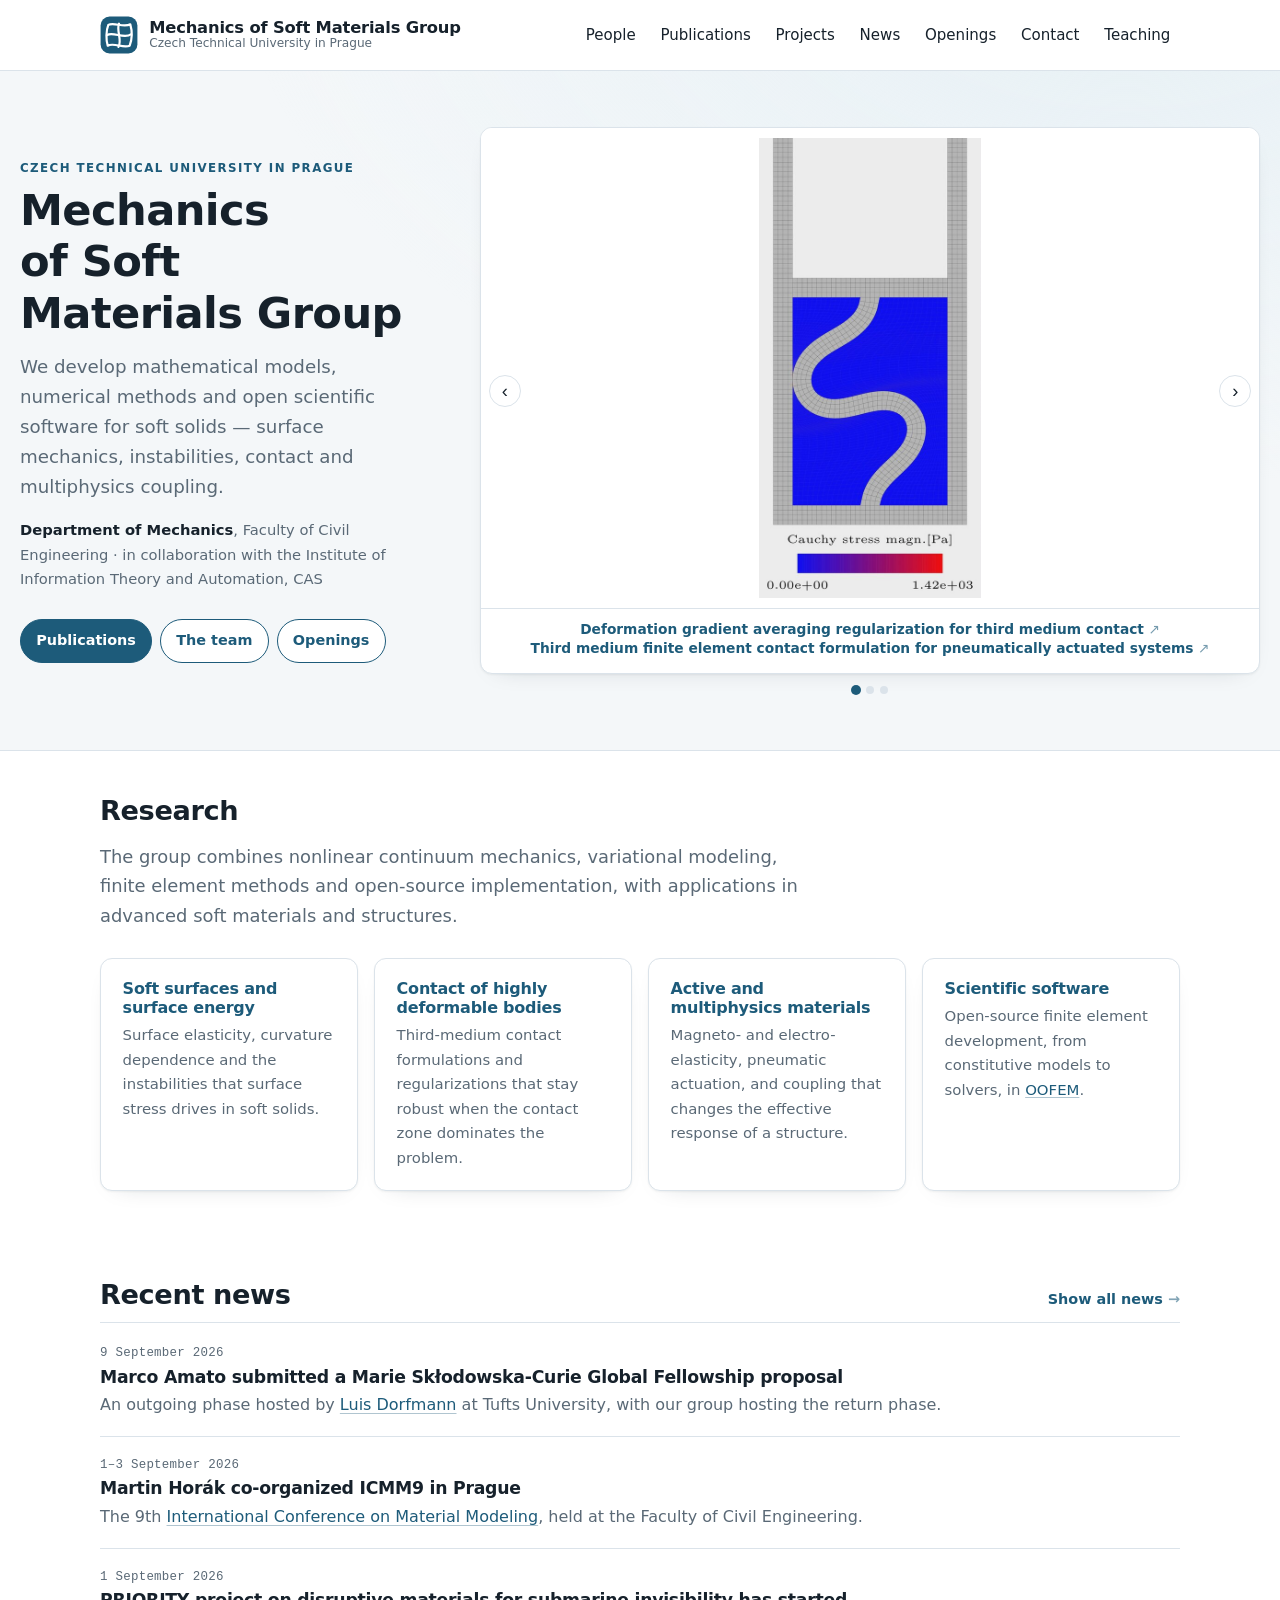
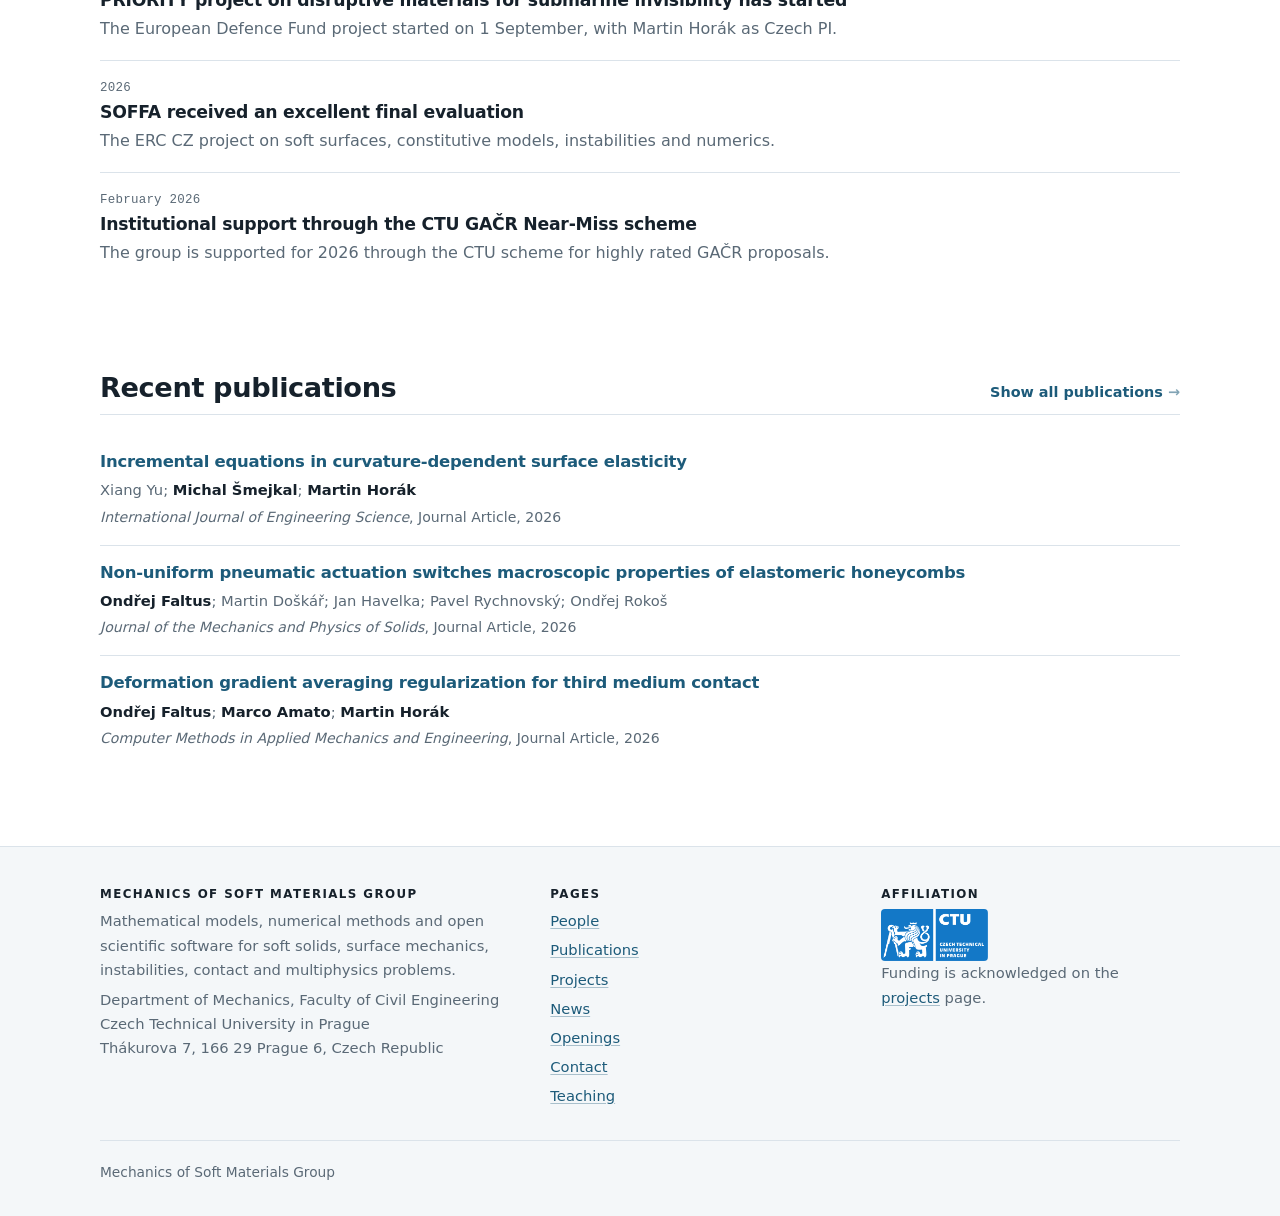
<file: index.html>
<!doctype html>
<html lang="en">
<head>
  <meta charset="utf-8" />
  <meta name="viewport" content="width=device-width, initial-scale=1" />
  <title>Mechanics of Soft Materials Group | Home</title>
  <link rel="icon" type="image/svg+xml" href="figs/msm-logo.svg" />
  <link rel="stylesheet" href="styles.css?v=85aa1ab5" />
</head>
<body>
  <header class="site-header">
    <div class="container header-inner">
      <a class="brand" href="index.html">
        <img class="brand-mark" src="figs/msm-logo.svg" alt="" width="38" height="38" />
        <span class="brand-text">
          <span class="brand-name">Mechanics of Soft Materials Group</span>
          <span class="brand-sub">Czech Technical University in Prague</span>
        </span>
      </a>
      <button class="nav-toggle" aria-label="Toggle navigation" aria-expanded="false">&#9776;</button>
      <nav class="site-nav" aria-label="Main navigation">
        <a href="people.html">People</a>
        <a href="publications.html">Publications</a>
        <a href="projects.html">Projects</a>
        <a href="news.html">News</a>
        <a href="openings.html">Openings</a>
        <a href="contact.html">Contact</a>
        <a href="https://mech.fsv.cvut.cz/~mhorak/vyuka/">Teaching</a>
      </nav>
    </div>
  </header>

  <main>
    <section class="hero">
      <div class="container hero-inner">
        <div class="hero-text">
          <p class="eyebrow">Czech Technical University in Prague</p>
          <h1>Mechanics of Soft Materials Group</h1>
          <p class="hero-lead">
            We develop mathematical models, numerical methods and open scientific software for
            soft solids &mdash; surface mechanics, instabilities, contact and multiphysics coupling.
          </p>
          <p class="hero-affil">
            <strong>Department of Mechanics</strong>, Faculty of Civil Engineering &middot;
            in collaboration with the Institute of Information Theory and Automation, CAS
          </p>
          <p class="hero-actions">
            <a class="btn btn-primary" href="publications.html">Publications</a>
            <a class="btn" href="people.html">The team</a>
            <a class="btn" href="openings.html">Openings</a>
          </p>
        </div>
        <div class="hero-figure">
          <div class="carousel" data-autoplay="7000" aria-roledescription="carousel"
               aria-label="Animation from the group's work">
            <div class="carousel-viewport">
              <ul class="carousel-track">
                <li class="carousel-slide is-active">
                  <figure>
                    <div class="carousel-media">
                      <video src="figs/carousel/02-constrained-buckling.mp4"
                             poster="figs/carousel/02-constrained-buckling.jpg"
                             muted loop playsinline preload="metadata"
                             aria-label="A slender strip pushed into a channel buckles into an S
                                         and then coils, coloured by Cauchy stress magnitude"></video>
                    </div>
                    <figcaption>
                      <a href="https://doi.org/10.1016/j.cma.2026.119072">Deformation gradient
                        averaging regularization for third medium contact</a><br>
                      <a href="https://doi.org/10.1016/j.cma.2024.117262">Third medium finite
                        element contact formulation for pneumatically actuated systems</a>
                    </figcaption>
                  </figure>
                </li>

                <li class="carousel-slide">
                  <figure>
                    <div class="carousel-media">
                      <video src="figs/carousel/03-magnetoelastic-beam.mp4"
                             poster="figs/carousel/03-magnetoelastic-beam.jpg"
                             muted loop playsinline preload="metadata"
                             aria-label="A magnetically actuated soft beam bending in an applied
                                         field, shown with the field lines around it"></video>
                    </div>
                    <figcaption>
                      Magnetically actuated hard-magnetic soft beam
                      <span class="figcaption-meta">Publication coming soon</span>
                    </figcaption>
                  </figure>
                </li>

                <li class="carousel-slide">
                  <figure>
                    <div class="carousel-media carousel-media-light">
                      <picture>
                        <source media="(prefers-reduced-motion: reduce)"
                                srcset="figs/carousel/04-rayleigh-plateau-mesh.png"
                                type="image/png">
                        <source srcset="figs/carousel/04-rayleigh-plateau-mesh.webp"
                                type="image/webp">
                        <img src="figs/carousel/04-rayleigh-plateau-mesh.png"
                             width="1280" height="720" loading="lazy"
                             alt="An axisymmetric gel cylinder developing a Rayleigh–Plateau
                                  instability under surface tension, with its finite element
                                  mesh visible">
                      </picture>
                    </div>
                    <figcaption>
                      <a href="https://www.sciencedirect.com/science/article/pii/S0022509625002261">Surface-polyconvex
                        models for soft elastic solids</a><br>
                      <a href="https://www.sciencedirect.com/science/article/pii/S0020722526001151">Incremental
                        equations in curvature-dependent surface elasticity</a>
                    </figcaption>
                  </figure>
                </li>
              </ul>
            </div>
            <button class="carousel-arrow prev" type="button" aria-label="Previous figure">&#8249;</button>
            <button class="carousel-arrow next" type="button" aria-label="Next figure">&#8250;</button>
            <div class="carousel-dots" role="tablist" aria-label="Choose a figure"></div>
          </div>
        </div>
      </div>
    </section>

    <section class="container content-section">
      <h2>Research</h2>
      <p class="lead">
        The group combines nonlinear continuum mechanics, variational modeling, finite element
        methods and open-source implementation, with applications in advanced soft materials
        and structures.
      </p>
      <div class="topic-grid">
        <div class="topic">
          <h3>Soft surfaces and surface energy</h3>
          <p>Surface elasticity, curvature dependence and the instabilities that surface stress drives in soft solids.</p>
        </div>
        <div class="topic">
          <h3>Contact of highly deformable bodies</h3>
          <p>Third-medium contact formulations and regularizations that stay robust when the contact zone dominates the problem.</p>
        </div>
        <div class="topic">
          <h3>Active and multiphysics materials</h3>
          <p>Magneto- and electro-elasticity, pneumatic actuation, and coupling that changes the effective response of a structure.</p>
        </div>
        <div class="topic">
          <h3>Scientific software</h3>
          <p>Open-source finite element development, from constitutive models to solvers, in
            <a href="https://www.oofem.org/">OOFEM</a>.</p>
        </div>
      </div>
    </section>

    <section class="container content-section">
      <div class="section-heading-row">
        <h2>Recent news</h2>
        <a class="text-link" href="news.html">Show all news</a>
      </div>
      <div class="list-preview">
        <article class="preview-item">
          <time datetime="2026-09-09">9 September 2026</time>
          <h3>Marco Amato submitted a Marie Sk&#322;odowska-Curie Global Fellowship proposal</h3>
          <p>An outgoing phase hosted by <a href="https://engineering.tufts.edu/cee/people/faculty/luis-dorfmann">Luis Dorfmann</a> at Tufts University, with our group hosting the return phase.</p>
        </article>
        <article class="preview-item">
          <time datetime="2026-09-03">1&ndash;3 September 2026</time>
          <h3>Martin Hor&aacute;k co-organized ICMM9 in Prague</h3>
          <p>The 9th <a href="https://icmm9.fsv.cvut.cz/">International Conference on Material Modeling</a>, held at the Faculty of Civil Engineering.</p>
        </article>
        <article class="preview-item">
          <time datetime="2026-09-01">1 September 2026</time>
          <h3>PRIORITY project on disruptive materials for submarine invisibility has started</h3>
          <p>The European Defence Fund project started on 1 September, with Martin Hor&aacute;k as Czech PI.</p>
        </article>
        <article class="preview-item">
          <time datetime="2026-09-04">2026</time>
          <h3>SOFFA received an excellent final evaluation</h3>
          <p>The ERC&nbsp;CZ project on soft surfaces, constitutive models, instabilities and numerics.</p>
        </article>
        <article class="preview-item">
          <time datetime="2026-02-01">February 2026</time>
          <h3>Institutional support through the CTU GA&Ccaron;R Near-Miss scheme</h3>
          <p>The group is supported for 2026 through the CTU scheme for highly rated GA&Ccaron;R proposals.</p>
        </article>
      </div>
    </section>

    <section class="container content-section">
      <div class="section-heading-row">
        <h2>Recent publications</h2>
        <a class="text-link" href="publications.html">Show all publications</a>
      </div>
      <div class="publication-list compact">
        <article class="publication-item">
          <h3><a href="publications.html">Incremental equations in curvature-dependent surface elasticity</a></h3>
          <p class="pub-authors">Xiang Yu; <strong>Michal Šmejkal</strong>; <strong>Martin Horák</strong></p>
          <p class="pub-meta"><em>International Journal of Engineering Science</em>, Journal Article, 2026</p>
        </article>
        <article class="publication-item">
          <h3><a href="publications.html">Non-uniform pneumatic actuation switches macroscopic properties of elastomeric honeycombs</a></h3>
          <p class="pub-authors"><strong>Ondřej Faltus</strong>; Martin Doškář; Jan Havelka; Pavel Rychnovský; Ondřej Rokoš</p>
          <p class="pub-meta"><em>Journal of the Mechanics and Physics of Solids</em>, Journal Article, 2026</p>
        </article>
        <article class="publication-item">
          <h3><a href="publications.html">Deformation gradient averaging regularization for third medium contact</a></h3>
          <p class="pub-authors"><strong>Ondřej Faltus</strong>; <strong>Marco Amato</strong>; <strong>Martin Horák</strong></p>
          <p class="pub-meta"><em>Computer Methods in Applied Mechanics and Engineering</em>, Journal Article, 2026</p>
        </article>
      </div>
    </section>
  </main>

  <footer class="site-footer">
    <div class="container">
      <div class="footer-grid">
        <div>
          <h3>Mechanics of Soft Materials Group</h3>
          <p>
            Mathematical models, numerical methods and open scientific software for soft
            solids, surface mechanics, instabilities, contact and multiphysics problems.
          </p>
          <p>
            Department of Mechanics, Faculty of Civil Engineering<br />
            Czech Technical University in Prague<br />
            Th&aacute;kurova 7, 166 29 Prague 6, Czech Republic
          </p>
        </div>
        <div>
          <h3>Pages</h3>
          <ul class="footer-links">
            <li><a href="people.html">People</a></li>
            <li><a href="publications.html">Publications</a></li>
            <li><a href="projects.html">Projects</a></li>
            <li><a href="news.html">News</a></li>
            <li><a href="openings.html">Openings</a></li>
            <li><a href="contact.html">Contact</a></li>
            <li><a href="https://mech.fsv.cvut.cz/~mhorak/vyuka/">Teaching</a></li>
          </ul>
        </div>
        <div>
          <h3>Affiliation</h3>
          <div class="footer-logos">
            <a href="https://www.cvut.cz/en"><img src="figs/ctu-logo.png" alt="Czech Technical University in Prague" loading="lazy" /></a>
          </div>
          <p>
            Funding is acknowledged on the
            <a href="projects.html">projects</a> page.
          </p>
        </div>
      </div>
      <div class="footer-bottom">
        Mechanics of Soft Materials Group
      </div>
    </div>
  </footer>

  <script src="script.js?v=f1d302da"></script>
</body>
</html>
</file>
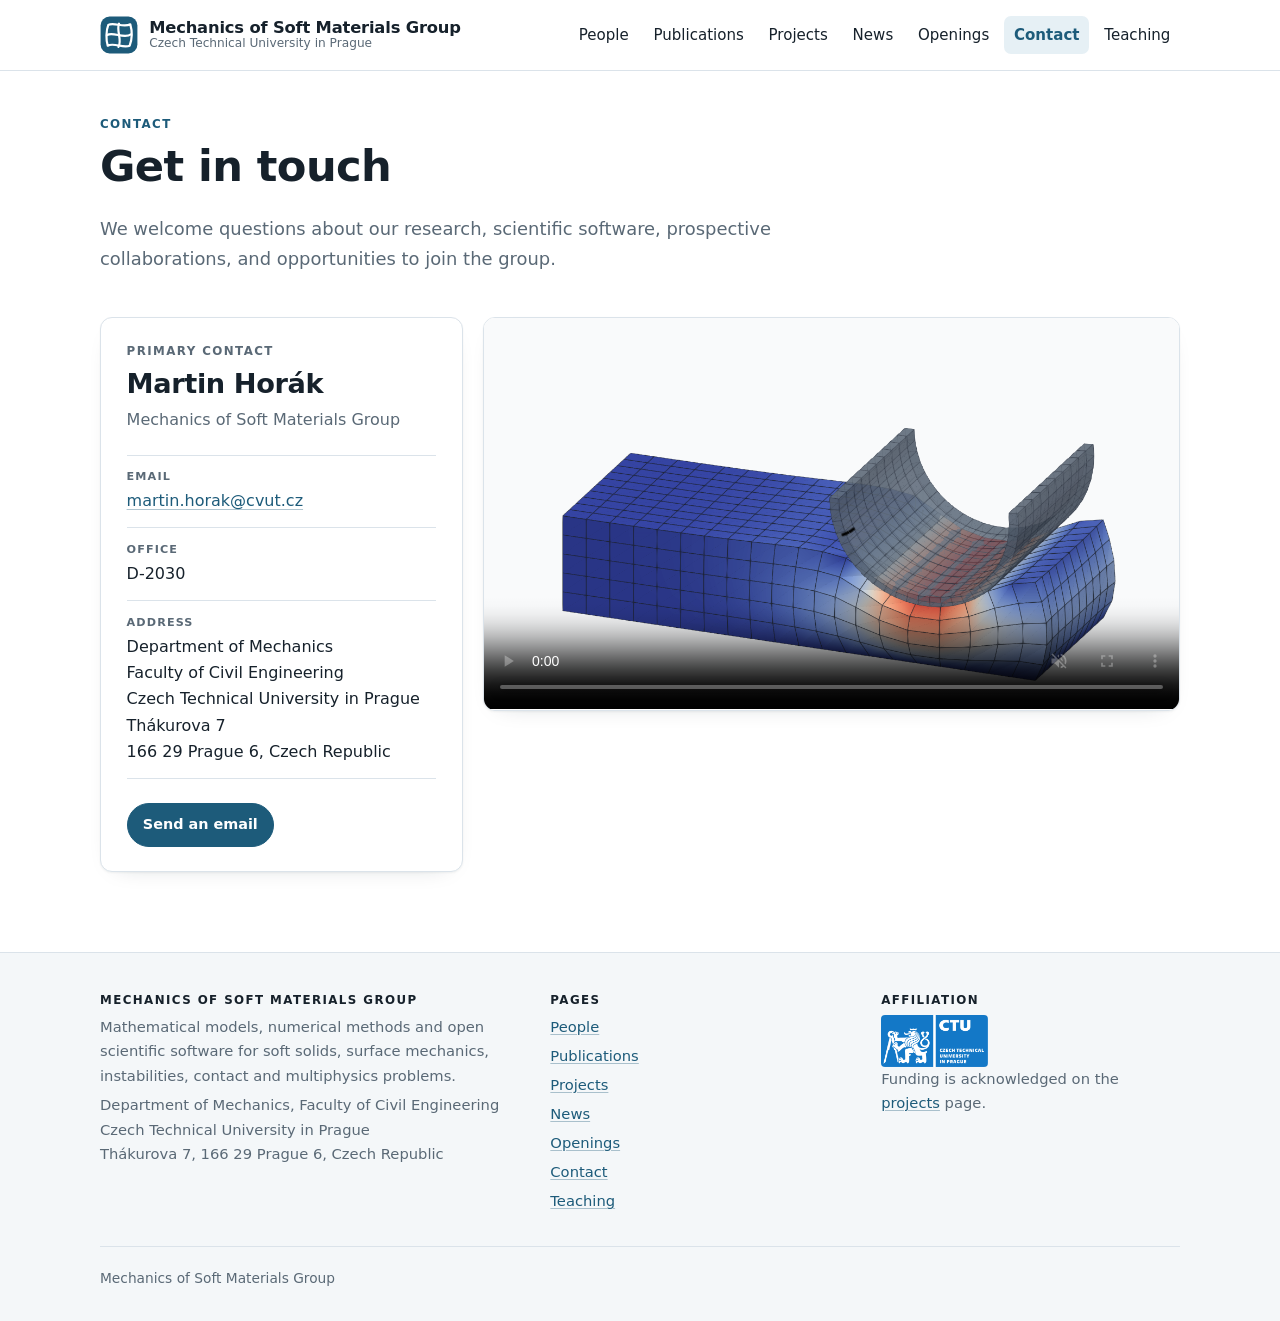
<file: contact.html>
<!doctype html>
<html lang="en">
<head>
  <meta charset="utf-8" />
  <meta name="viewport" content="width=device-width, initial-scale=1" />
  <title>Mechanics of Soft Materials Group | Contact</title>
  <link rel="icon" type="image/svg+xml" href="figs/msm-logo.svg" />
  <link rel="stylesheet" href="styles.css?v=85aa1ab5" />
</head>
<body>
  <header class="site-header">
    <div class="container header-inner">
      <a class="brand" href="index.html">
        <img class="brand-mark" src="figs/msm-logo.svg" alt="" width="38" height="38" />
        <span class="brand-text">
          <span class="brand-name">Mechanics of Soft Materials Group</span>
          <span class="brand-sub">Czech Technical University in Prague</span>
        </span>
      </a>
      <button class="nav-toggle" aria-label="Toggle navigation" aria-expanded="false">&#9776;</button>
      <nav class="site-nav" aria-label="Main navigation">
        <a href="people.html">People</a>
        <a href="publications.html">Publications</a>
        <a href="projects.html">Projects</a>
        <a href="news.html">News</a>
        <a href="openings.html">Openings</a>
        <a href="contact.html" class="active">Contact</a>
        <a href="https://mech.fsv.cvut.cz/~mhorak/vyuka/">Teaching</a>
      </nav>
    </div>
  </header>

  <main class="container page-layout">
    <section class="page-opening">
      <p class="eyebrow">Contact</p>
      <h1>Get in touch</h1>
      <p class="lead">
        We welcome questions about our research, scientific software, prospective collaborations, and opportunities to join the group.
      </p>
    </section>

    <section class="contact-grid" aria-label="Contact information and contact-mechanics simulation">
      <article class="contact-card">
        <p class="eyebrow">Primary contact</p>
        <h2>Martin Hor&aacute;k</h2>
        <p>Mechanics of Soft Materials Group</p>

        <dl class="contact-details">
          <div>
            <dt>Email</dt>
            <dd><a href="mailto:martin.horak@cvut.cz">martin.horak@cvut.cz</a></dd>
          </div>
          <div>
            <dt>Office</dt>
            <dd>D-2030</dd>
          </div>
          <div>
            <dt>Address</dt>
            <dd>
              <address class="contact-address">
                Department of Mechanics<br />
                Faculty of Civil Engineering<br />
                Czech Technical University in Prague<br />
                Th&aacute;kurova 7<br />
                166 29 Prague 6, Czech Republic
              </address>
            </dd>
          </div>
        </dl>

        <a class="btn btn-primary" href="mailto:martin.horak@cvut.cz">Send an email</a>
      </article>

      <figure class="contact-simulation">
        <div class="contact-simulation-media">
          <video autoplay muted loop playsinline controls preload="metadata"
                 poster="figs/ironing-displacement-nolabel-1280x720.png"
                 aria-label="Finite element simulation of a deformable block under a translating ironing contact tool">
            <source src="figs/ironing-displacement-nolabel-1280x720.mp4" type="video/mp4" />
            Your browser does not support embedded video.
          </video>
        </div>
      </figure>
    </section>
  </main>

  <footer class="site-footer">
    <div class="container">
      <div class="footer-grid">
        <div>
          <h3>Mechanics of Soft Materials Group</h3>
          <p>
            Mathematical models, numerical methods and open scientific software for soft
            solids, surface mechanics, instabilities, contact and multiphysics problems.
          </p>
          <p>
            Department of Mechanics, Faculty of Civil Engineering<br />
            Czech Technical University in Prague<br />
            Th&aacute;kurova 7, 166 29 Prague 6, Czech Republic
          </p>
        </div>
        <div>
          <h3>Pages</h3>
          <ul class="footer-links">
            <li><a href="people.html">People</a></li>
            <li><a href="publications.html">Publications</a></li>
            <li><a href="projects.html">Projects</a></li>
            <li><a href="news.html">News</a></li>
            <li><a href="openings.html">Openings</a></li>
            <li><a href="contact.html">Contact</a></li>
            <li><a href="https://mech.fsv.cvut.cz/~mhorak/vyuka/">Teaching</a></li>
          </ul>
        </div>
        <div>
          <h3>Affiliation</h3>
          <div class="footer-logos">
            <a href="https://www.cvut.cz/en"><img src="figs/ctu-logo.png" alt="Czech Technical University in Prague" loading="lazy" /></a>
          </div>
          <p>
            Funding is acknowledged on the
            <a href="projects.html">projects</a> page.
          </p>
        </div>
      </div>
      <div class="footer-bottom">
        Mechanics of Soft Materials Group
      </div>
    </div>
  </footer>

  <script src="script.js?v=f1d302da"></script>
</body>
</html>
</file>
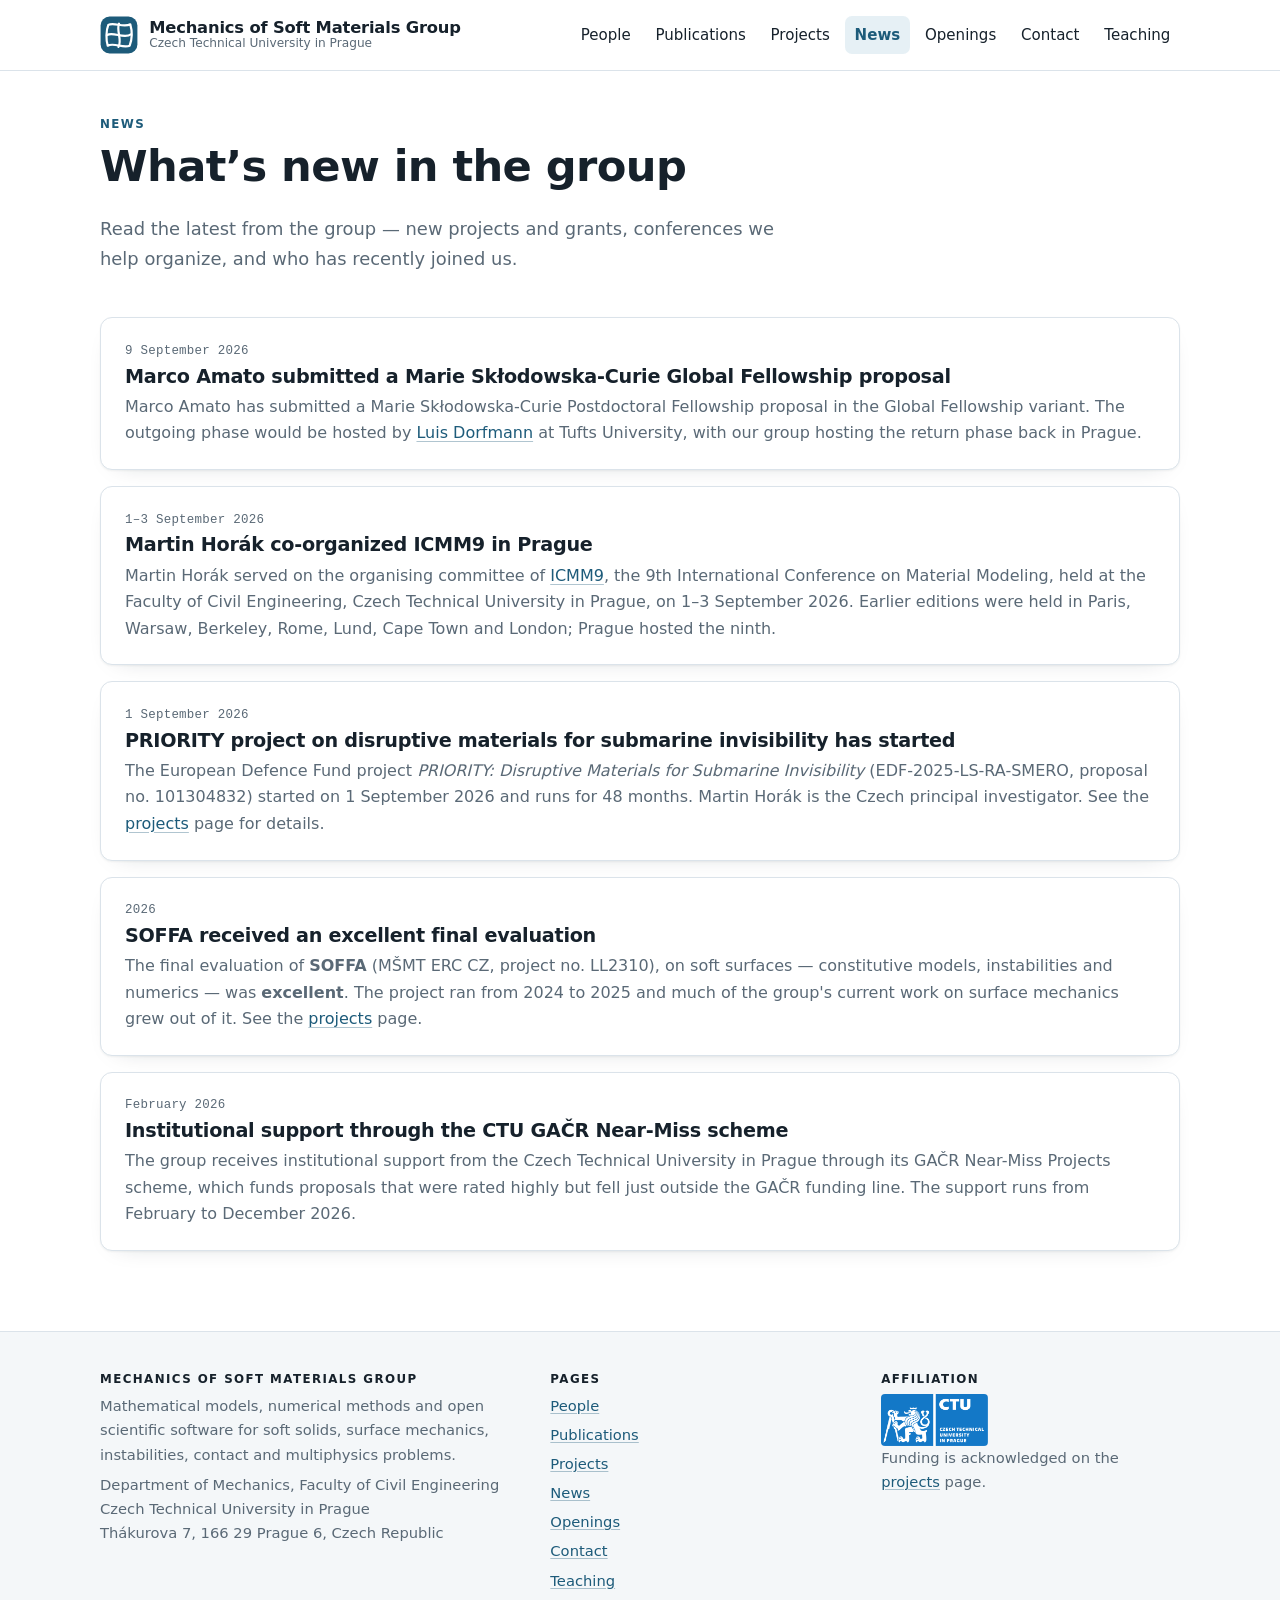
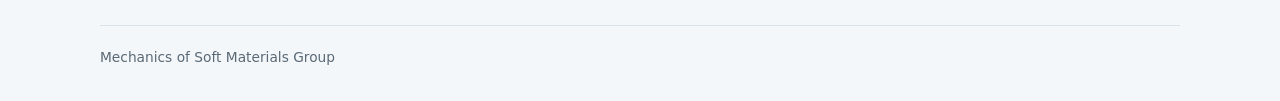
<file: news.html>
<!doctype html>
<html lang="en">
<head>
  <meta charset="utf-8" />
  <meta name="viewport" content="width=device-width, initial-scale=1" />
  <title>Mechanics of Soft Materials Group | News</title>
  <link rel="icon" type="image/svg+xml" href="figs/msm-logo.svg" />
  <link rel="stylesheet" href="styles.css?v=85aa1ab5" />
</head>
<body>
  <header class="site-header">
    <div class="container header-inner">
      <a class="brand" href="index.html">
        <img class="brand-mark" src="figs/msm-logo.svg" alt="" width="38" height="38" />
        <span class="brand-text">
          <span class="brand-name">Mechanics of Soft Materials Group</span>
          <span class="brand-sub">Czech Technical University in Prague</span>
        </span>
      </a>
      <button class="nav-toggle" aria-label="Toggle navigation" aria-expanded="false">&#9776;</button>
      <nav class="site-nav" aria-label="Main navigation">
        <a href="people.html">People</a>
        <a href="publications.html">Publications</a>
        <a href="projects.html">Projects</a>
        <a href="news.html" class="active">News</a>
        <a href="openings.html">Openings</a>
        <a href="contact.html">Contact</a>
        <a href="https://mech.fsv.cvut.cz/~mhorak/vyuka/">Teaching</a>
      </nav>
    </div>
  </header>

  <main class="container page-layout">
    <section class="page-opening">
      <p class="eyebrow">News</p>
      <h1>What&rsquo;s new in the group</h1>
      <p class="lead">
        Read the latest from the group &mdash; new projects and grants, conferences we help
        organize, and who has recently joined us.
      </p>
    </section>
    <section class="news-list">
      <article class="news-item">
        <time datetime="2026-09-09">9 September 2026</time>
        <h2>Marco Amato submitted a Marie Sk&#322;odowska-Curie Global Fellowship proposal</h2>
        <p>
          Marco Amato has submitted a Marie Sk&#322;odowska-Curie Postdoctoral Fellowship
            proposal in the Global Fellowship variant. The outgoing phase would be hosted by
            <a href="https://engineering.tufts.edu/cee/people/faculty/luis-dorfmann">Luis Dorfmann</a> at Tufts University, with our group
            hosting the return phase back in Prague.
        </p>
      </article>
      <article class="news-item">
        <time datetime="2026-09-03">1&ndash;3 September 2026</time>
        <h2>Martin Hor&aacute;k co-organized ICMM9 in Prague</h2>
        <p>
          Martin Hor&aacute;k served on the organising committee of
          <a href="https://icmm9.fsv.cvut.cz/">ICMM9</a>, the 9th International Conference on
          Material Modeling, held at the Faculty of Civil Engineering, Czech Technical University
          in Prague, on 1&ndash;3&nbsp;September 2026. Earlier editions were held in Paris,
          Warsaw, Berkeley, Rome, Lund, Cape Town and London; Prague hosted the ninth.
        </p>
      </article>
      <article class="news-item">
        <time datetime="2026-09-01">1 September 2026</time>
        <h2>PRIORITY project on disruptive materials for submarine invisibility has started</h2>
        <p>
          The European Defence Fund project <em>PRIORITY: Disruptive Materials for
            Submarine Invisibility</em> (EDF-2025-LS-RA-SMERO, proposal no. 101304832) started
            on 1&nbsp;September 2026 and runs for 48&nbsp;months. Martin Hor&aacute;k is the
            Czech principal investigator. See the <a href="projects.html">projects</a> page for
            details.
        </p>
      </article>
      <article class="news-item">
        <time datetime="2026-09-04">2026</time>
        <h2>SOFFA received an excellent final evaluation</h2>
        <p>
          The final evaluation of <strong>SOFFA</strong> (M&Scaron;MT ERC&nbsp;CZ, project
          no.&nbsp;LL2310), on soft surfaces &mdash; constitutive models, instabilities and
          numerics &mdash; was <strong>excellent</strong>. The project ran from 2024 to 2025 and
          much of the group's current work on surface mechanics grew out of it. See the
          <a href="projects.html">projects</a> page.
        </p>
      </article>
      <article class="news-item">
        <time datetime="2026-02-01">February 2026</time>
        <h2>Institutional support through the CTU GA&Ccaron;R Near-Miss scheme</h2>
        <p>
          The group receives institutional support from the Czech Technical University in
            Prague through its GA&Ccaron;R Near-Miss Projects scheme, which funds proposals
            that were rated highly but fell just outside the GA&Ccaron;R funding line. The
            support runs from February to December 2026.
        </p>
      </article>
    </section>
  </main>

  <footer class="site-footer">
    <div class="container">
      <div class="footer-grid">
        <div>
          <h3>Mechanics of Soft Materials Group</h3>
          <p>
            Mathematical models, numerical methods and open scientific software for soft
            solids, surface mechanics, instabilities, contact and multiphysics problems.
          </p>
          <p>
            Department of Mechanics, Faculty of Civil Engineering<br />
            Czech Technical University in Prague<br />
            Th&aacute;kurova 7, 166 29 Prague 6, Czech Republic
          </p>
        </div>
        <div>
          <h3>Pages</h3>
          <ul class="footer-links">
            <li><a href="people.html">People</a></li>
            <li><a href="publications.html">Publications</a></li>
            <li><a href="projects.html">Projects</a></li>
            <li><a href="news.html">News</a></li>
            <li><a href="openings.html">Openings</a></li>
            <li><a href="contact.html">Contact</a></li>
            <li><a href="https://mech.fsv.cvut.cz/~mhorak/vyuka/">Teaching</a></li>
          </ul>
        </div>
        <div>
          <h3>Affiliation</h3>
          <div class="footer-logos">
            <a href="https://www.cvut.cz/en"><img src="figs/ctu-logo.png" alt="Czech Technical University in Prague" loading="lazy" /></a>
          </div>
          <p>
            Funding is acknowledged on the
            <a href="projects.html">projects</a> page.
          </p>
        </div>
      </div>
      <div class="footer-bottom">
        Mechanics of Soft Materials Group
      </div>
    </div>
  </footer>

  <script src="script.js?v=f1d302da"></script>
</body>
</html>
</file>
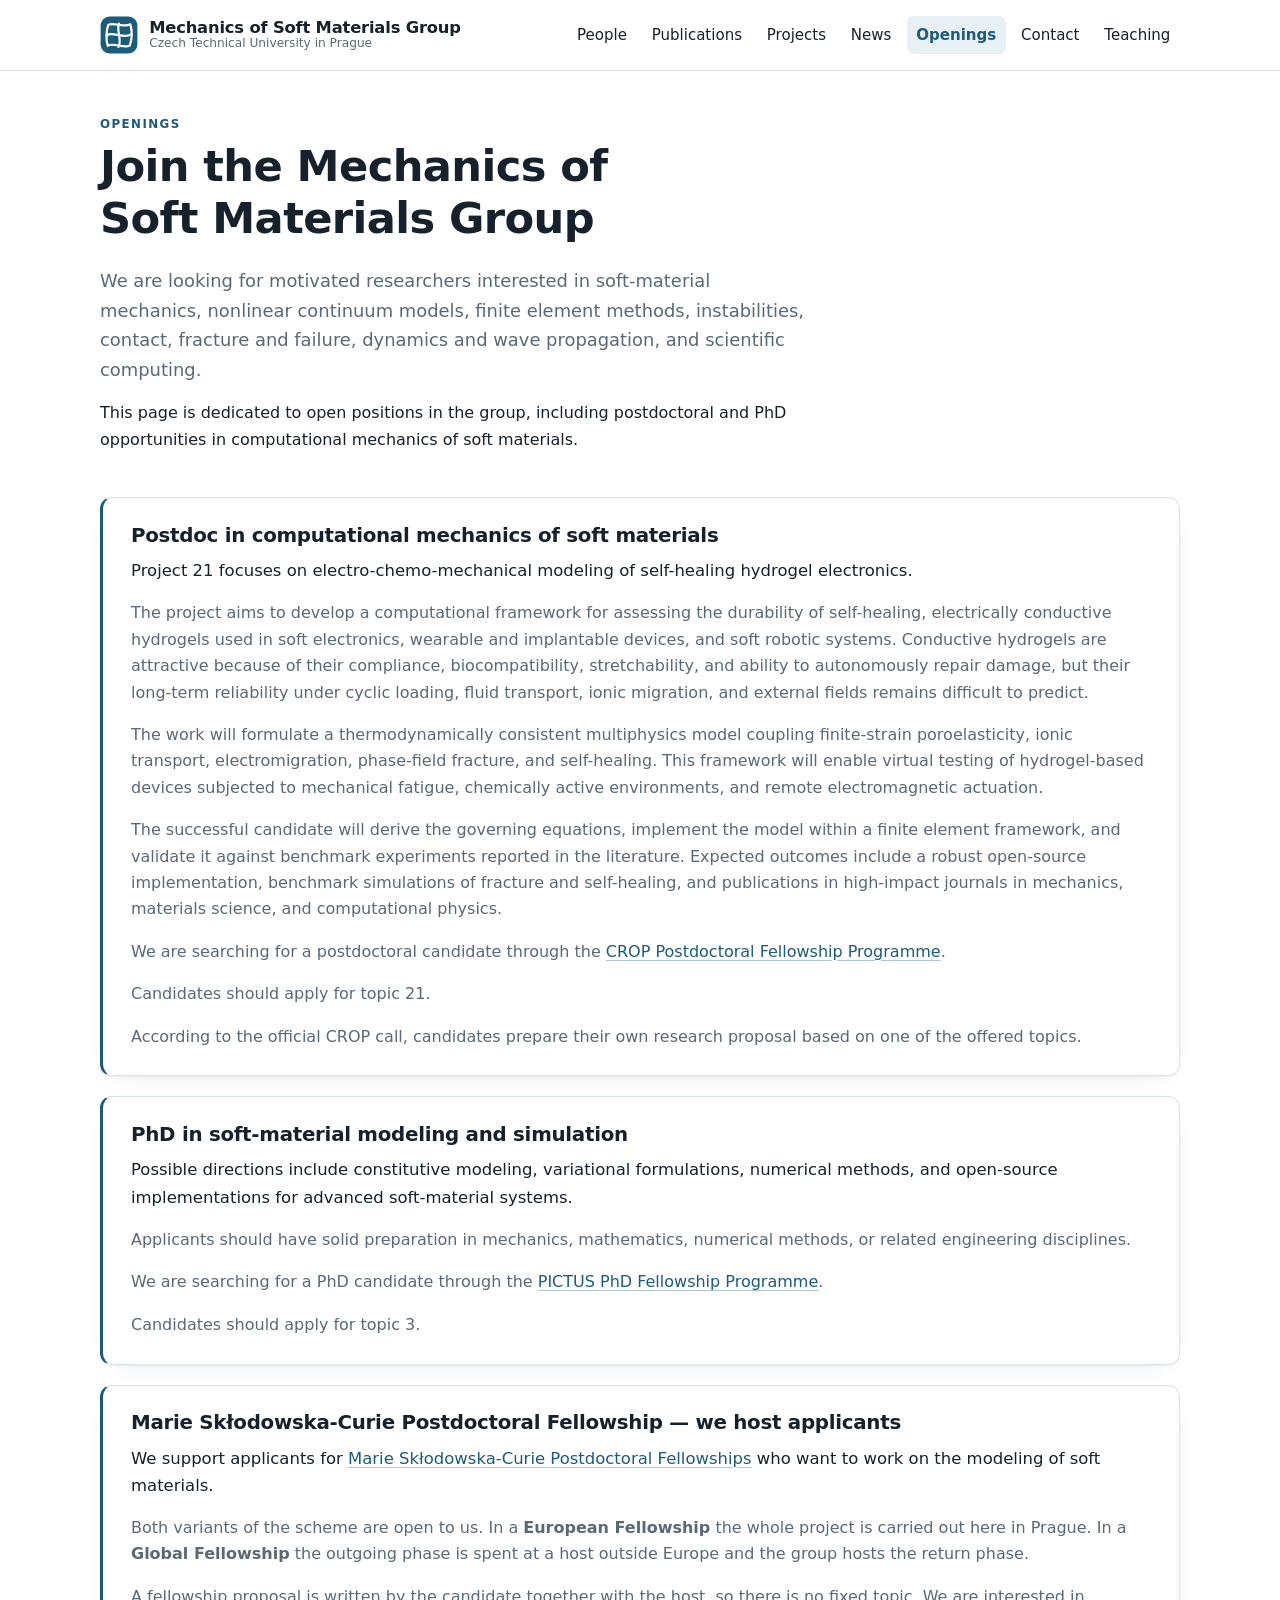
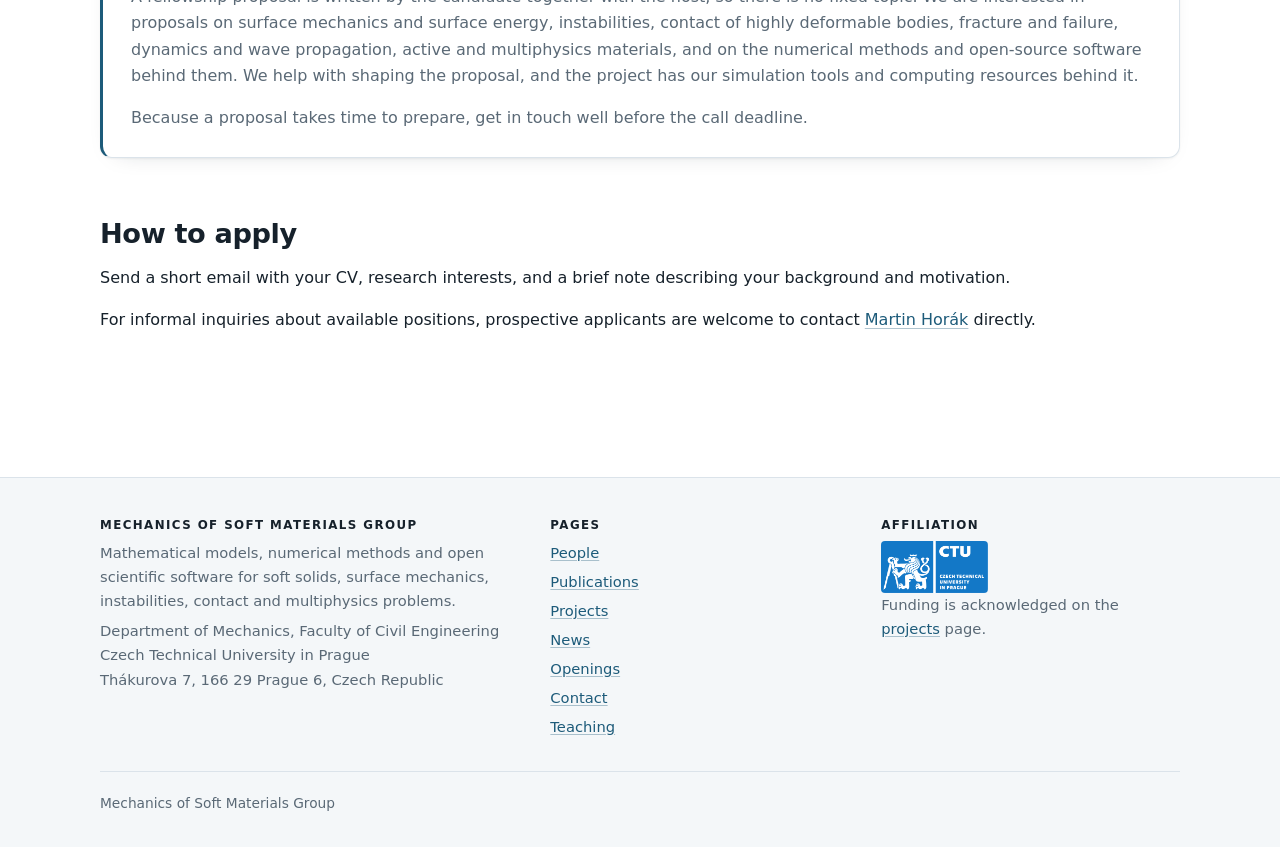
<file: openings.html>
<!doctype html>
<html lang="en">
<head>
  <meta charset="utf-8" />
  <meta name="viewport" content="width=device-width, initial-scale=1" />
  <title>Mechanics of Soft Materials Group | Openings</title>
  <link rel="icon" type="image/svg+xml" href="figs/msm-logo.svg" />
  <link rel="stylesheet" href="styles.css?v=85aa1ab5" />
</head>
<body>
  <header class="site-header">
    <div class="container header-inner">
      <a class="brand" href="index.html">
        <img class="brand-mark" src="figs/msm-logo.svg" alt="" width="38" height="38" />
        <span class="brand-text">
          <span class="brand-name">Mechanics of Soft Materials Group</span>
          <span class="brand-sub">Czech Technical University in Prague</span>
        </span>
      </a>
      <button class="nav-toggle" aria-label="Toggle navigation" aria-expanded="false">&#9776;</button>
      <nav class="site-nav" aria-label="Main navigation">
        <a href="people.html">People</a>
        <a href="publications.html">Publications</a>
        <a href="projects.html">Projects</a>
        <a href="news.html">News</a>
        <a href="openings.html" class="active">Openings</a>
        <a href="contact.html">Contact</a>
        <a href="https://mech.fsv.cvut.cz/~mhorak/vyuka/">Teaching</a>
      </nav>
    </div>
  </header>

  <main class="container page-layout">
    <section class="page-opening">
      <p class="eyebrow">Openings</p>
      <h1>Join the Mechanics of Soft Materials Group</h1>
      <p class="lead">
        We are looking for motivated researchers interested in soft-material mechanics, nonlinear
        continuum models, finite element methods, instabilities, contact, fracture and failure,
        dynamics and wave propagation, and scientific computing.
      </p>
      <p>
        This page is dedicated to open positions in the group, including postdoctoral and PhD opportunities in computational mechanics of soft materials.
      </p>
    </section>

    <section class="openings-list" aria-label="Open positions">
      <article class="opening-card">
        <h2>Postdoc in computational mechanics of soft materials</h2>
        <p>
          Project 21 focuses on electro-chemo-mechanical modeling of self-healing hydrogel electronics.
        </p>
        <p>
          The project aims to develop a computational framework for assessing the durability of self-healing, electrically conductive hydrogels used in soft electronics, wearable and implantable devices, and soft robotic systems. Conductive hydrogels are attractive because of their compliance, biocompatibility, stretchability, and ability to autonomously repair damage, but their long-term reliability under cyclic loading, fluid transport, ionic migration, and external fields remains difficult to predict.
        </p>
        <p>
          The work will formulate a thermodynamically consistent multiphysics model coupling finite-strain poroelasticity, ionic transport, electromigration, phase-field fracture, and self-healing. This framework will enable virtual testing of hydrogel-based devices subjected to mechanical fatigue, chemically active environments, and remote electromagnetic actuation.
        </p>
        <p>
          The successful candidate will derive the governing equations, implement the model within a finite element framework, and validate it against benchmark experiments reported in the literature. Expected outcomes include a robust open-source implementation, benchmark simulations of fracture and self-healing, and publications in high-impact journals in mechanics, materials science, and computational physics.
        </p>
        <p>
          We are searching for a postdoctoral candidate through the <a href="https://international.cvut.cz/jobs-at-ctu/crop-postdoctoral-fellowship-programme/">CROP Postdoctoral Fellowship Programme</a>.
        </p>
        <p>
          Candidates should apply for topic 21.
        </p>
        <p>
          According to the official CROP call, candidates prepare their own research proposal based on one of the offered topics.
        </p>
      </article>

      <article class="opening-card">
        <h2>PhD in soft-material modeling and simulation</h2>
        <p>
          Possible directions include constitutive modeling, variational formulations, numerical methods, and open-source implementations for advanced soft-material systems.
        </p>
        <p>
          Applicants should have solid preparation in mechanics, mathematics, numerical methods, or related engineering disciplines.
        </p>
        <p>
          We are searching for a PhD candidate through the <a href="https://international.cvut.cz/jobs-at-ctu/pictus-phd-fellowship-programme/">PICTUS PhD Fellowship Programme</a>.
        </p>
        <p>
          Candidates should apply for topic 3.
        </p>
      </article>

      <article class="opening-card">
        <h2>Marie Sk&#322;odowska-Curie Postdoctoral Fellowship &mdash; we host applicants</h2>
        <p>
          We support applicants for
          <a href="https://marie-sklodowska-curie-actions.ec.europa.eu/actions/postdoctoral-fellowships">Marie
          Sk&#322;odowska-Curie Postdoctoral Fellowships</a> who want to work on the modeling of
          soft materials.
        </p>
        <p>
          Both variants of the scheme are open to us. In a <strong>European Fellowship</strong> the
          whole project is carried out here in Prague. In a <strong>Global Fellowship</strong> the
          outgoing phase is spent at a host outside Europe and the group hosts the return phase.
        </p>
        <p>
          A fellowship proposal is written by the candidate together with the host, so there is no
          fixed topic. We are interested in proposals on surface mechanics and surface energy,
          instabilities, contact of highly deformable bodies, fracture and failure, dynamics and
          wave propagation, active and multiphysics materials, and on the numerical methods and
          open-source software behind them. We help with shaping the proposal, and the project has
          our simulation tools and computing resources behind it.
        </p>
        <p>
          Because a proposal takes time to prepare, get in touch well before the call deadline.
        </p>
      </article>
    </section>

    <section class="content-section openings-apply">
      <h2>How to apply</h2>
      <p>
        Send a short email with your CV, research interests, and a brief note describing your background and motivation.
      </p>
      <p>
        For informal inquiries about available positions, prospective applicants are welcome to contact <a href="mailto:martin.horak@cvut.cz">Martin Hor&aacute;k</a> directly.
      </p>
    </section>
  </main>

  <footer class="site-footer">
    <div class="container">
      <div class="footer-grid">
        <div>
          <h3>Mechanics of Soft Materials Group</h3>
          <p>
            Mathematical models, numerical methods and open scientific software for soft
            solids, surface mechanics, instabilities, contact and multiphysics problems.
          </p>
          <p>
            Department of Mechanics, Faculty of Civil Engineering<br />
            Czech Technical University in Prague<br />
            Th&aacute;kurova 7, 166 29 Prague 6, Czech Republic
          </p>
        </div>
        <div>
          <h3>Pages</h3>
          <ul class="footer-links">
            <li><a href="people.html">People</a></li>
            <li><a href="publications.html">Publications</a></li>
            <li><a href="projects.html">Projects</a></li>
            <li><a href="news.html">News</a></li>
            <li><a href="openings.html">Openings</a></li>
            <li><a href="contact.html">Contact</a></li>
            <li><a href="https://mech.fsv.cvut.cz/~mhorak/vyuka/">Teaching</a></li>
          </ul>
        </div>
        <div>
          <h3>Affiliation</h3>
          <div class="footer-logos">
            <a href="https://www.cvut.cz/en"><img src="figs/ctu-logo.png" alt="Czech Technical University in Prague" loading="lazy" /></a>
          </div>
          <p>
            Funding is acknowledged on the
            <a href="projects.html">projects</a> page.
          </p>
        </div>
      </div>
      <div class="footer-bottom">
        Mechanics of Soft Materials Group
      </div>
    </div>
  </footer>

  <script src="script.js?v=f1d302da"></script>
</body>
</html>
</file>
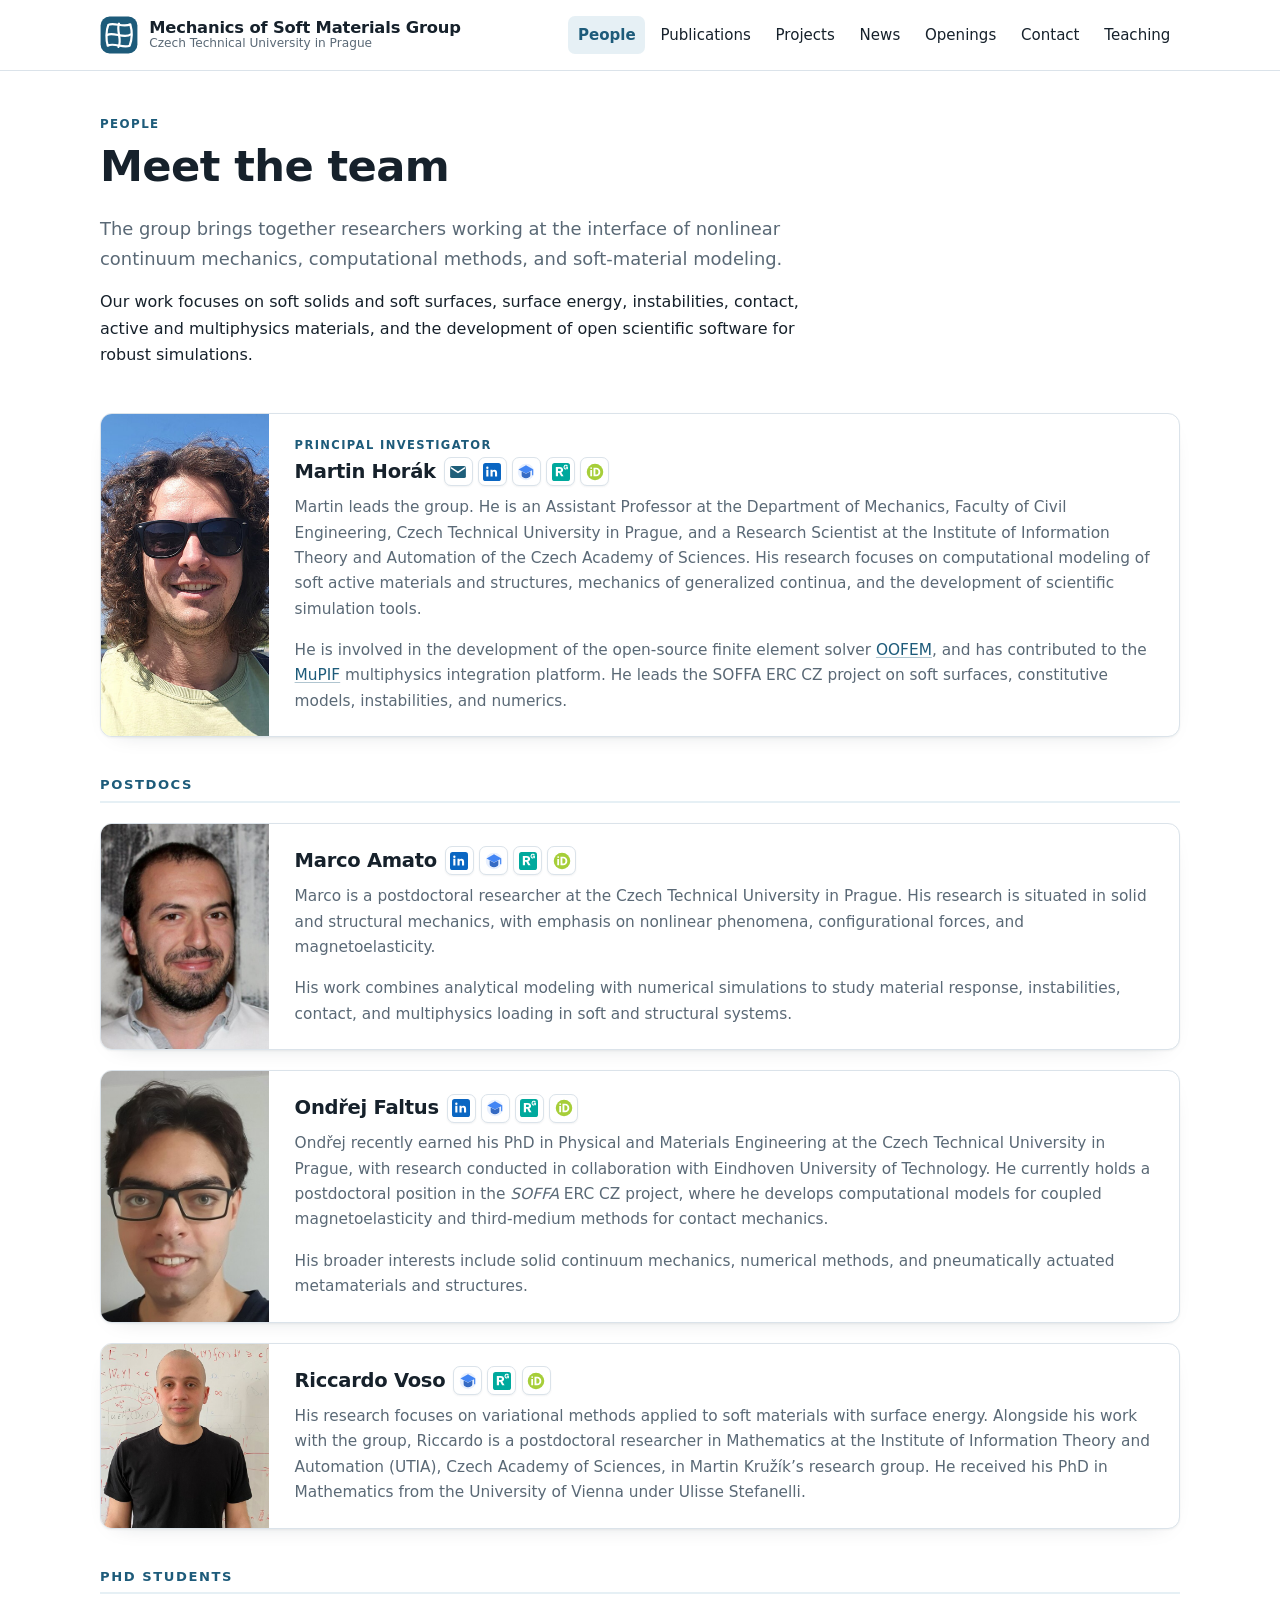
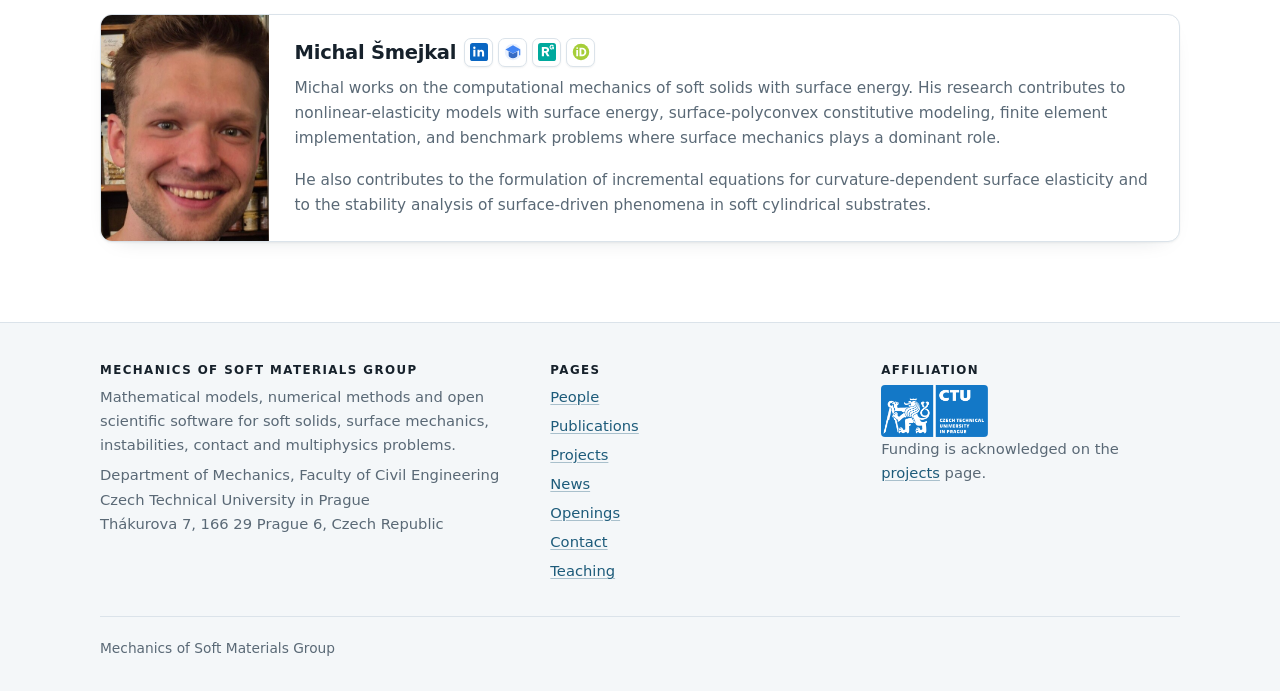
<file: people.html>
<!doctype html>
<html lang="en">
<head>
  <meta charset="utf-8" />
  <meta name="viewport" content="width=device-width, initial-scale=1" />
  <title>Mechanics of Soft Materials Group | People</title>
  <link rel="icon" type="image/svg+xml" href="figs/msm-logo.svg" />
  <link rel="stylesheet" href="styles.css?v=85aa1ab5" />
</head>
<body>
  <header class="site-header">
    <div class="container header-inner">
      <a class="brand" href="index.html">
        <img class="brand-mark" src="figs/msm-logo.svg" alt="" width="38" height="38" />
        <span class="brand-text">
          <span class="brand-name">Mechanics of Soft Materials Group</span>
          <span class="brand-sub">Czech Technical University in Prague</span>
        </span>
      </a>
      <button class="nav-toggle" aria-label="Toggle navigation" aria-expanded="false">&#9776;</button>
      <nav class="site-nav" aria-label="Main navigation">
        <a href="people.html" class="active">People</a>
        <a href="publications.html">Publications</a>
        <a href="projects.html">Projects</a>
        <a href="news.html">News</a>
        <a href="openings.html">Openings</a>
        <a href="contact.html">Contact</a>
        <a href="https://mech.fsv.cvut.cz/~mhorak/vyuka/">Teaching</a>
      </nav>
    </div>
  </header>

  <main class="container page-layout">
    <section class="page-opening">
      <p class="eyebrow">People</p>
      <h1>Meet the team</h1>
      <p class="lead">
        The group brings together researchers working at the interface of nonlinear continuum mechanics, computational methods, and soft-material modeling.
      </p>
      <p>
        Our work focuses on soft solids and soft surfaces, surface energy, instabilities, contact, active and multiphysics materials, and the development of open scientific software for robust simulations.
      </p>
    </section>

    <section class="people-grid" aria-label="Team members">
      <article class="person-card">
        <img class="avatar" src="figs/mh.jpg" alt="Martin Horák" loading="lazy" />
        <div class="person-body">
          <p class="role">Principal Investigator</p>
          <div class="person-heading">
            <h2>Martin Horák</h2>
            <div class="profile-links" aria-label="Martin Horák profiles">
              <a class="profile-link" href="mailto:horakma2@cvut.cz" aria-label="Email Martin Horák" title="horakma2@cvut.cz"><img src="figs/email.svg" alt="" /></a>
              <a class="profile-link" href="https://www.linkedin.com/in/martin-horak-a5b79b53" aria-label="Martin Horák on LinkedIn" title="LinkedIn profile"><img src="figs/linkedin.svg" alt="" /></a>
              <a class="profile-link" href="https://scholar.google.com/citations?user=ioVsdLUAAAAJ" aria-label="Martin Horák on Google Scholar" title="Google Scholar profile"><img src="figs/google-scholar.svg" alt="" /></a>
              <a class="profile-link" href="https://www.researchgate.net/profile/Martin-Horak-7" aria-label="Martin Horák on ResearchGate" title="ResearchGate profile"><img src="figs/researchgate.svg" alt="" /></a>
              <a class="profile-link" href="https://orcid.org/0000-0001-8537-5984" aria-label="Martin Horák on ORCID" title="ORCID profile"><img src="figs/orcid.svg" alt="" /></a>
            </div>
          </div>
          <p>Martin leads the group. He is an Assistant Professor at the Department of Mechanics, Faculty of Civil Engineering, Czech Technical University in Prague, and a Research Scientist at the Institute of Information Theory and Automation of the Czech Academy of Sciences. His research focuses on computational modeling of soft active materials and structures, mechanics of generalized continua, and the development of scientific simulation tools.</p>
          <p>He is involved in the development of the open-source finite element solver <a href="https://www.oofem.org/">OOFEM</a>, and has contributed to the <a href="https://mupif.org/">MuPIF</a> multiphysics integration platform. He leads the SOFFA ERC CZ project on soft surfaces, constitutive models, instabilities, and numerics.</p>
        </div>
      </article>

      <article class="person-card person-section-card">
        <div class="person-body">
          <h2>Postdocs</h2>
        </div>
      </article>

      <article class="person-card">
        <img class="avatar" src="figs/ma.jpg" alt="Marco Amato" loading="lazy" />
        <div class="person-body">
          <div class="person-heading">
            <h2>Marco Amato</h2>
            <div class="profile-links" aria-label="Marco Amato profiles">
              <a class="profile-link" href="https://www.linkedin.com/in/marco-amato-834246159" aria-label="Marco Amato on LinkedIn" title="LinkedIn profile"><img src="figs/linkedin.svg" alt="" /></a>
              <a class="profile-link" href="https://scholar.google.com/citations?user=I7vJRpQAAAAJ&amp;hl=en" aria-label="Marco Amato on Google Scholar" title="Google Scholar profile"><img src="figs/google-scholar.svg" alt="" /></a>
              <a class="profile-link" href="https://www.researchgate.net/profile/Marco-Amato-2" aria-label="Marco Amato on ResearchGate" title="ResearchGate profile"><img src="figs/researchgate.svg" alt="" /></a>
              <a class="profile-link" href="https://orcid.org/0000-0003-3764-3889" aria-label="Marco Amato on ORCID" title="ORCID profile"><img src="figs/orcid.svg" alt="" /></a>
            </div>
          </div>
          <p>Marco is a postdoctoral researcher at the Czech Technical University in Prague. His research is situated in solid and structural mechanics, with emphasis on nonlinear phenomena, configurational forces, and magnetoelasticity.</p>
          <p>His work combines analytical modeling with numerical simulations to study material response, instabilities, contact, and multiphysics loading in soft and structural systems.</p>
        </div>
      </article>

      <article class="person-card">
        <img class="avatar" src="figs/of.jpg" alt="Ondřej Faltus" loading="lazy" />
        <div class="person-body">
          <div class="person-heading">
            <h2>Ondřej Faltus</h2>
            <div class="profile-links" aria-label="Ondřej Faltus profiles">
              <a class="profile-link" href="https://www.linkedin.com/in/ond%C5%99ej-faltus-bb5b37348" aria-label="Ondřej Faltus on LinkedIn" title="LinkedIn profile"><img src="figs/linkedin.svg" alt="" /></a>
              <a class="profile-link" href="https://scholar.google.com/citations?user=8JhHlggAAAAJ&amp;hl=en" aria-label="Ondřej Faltus on Google Scholar" title="Google Scholar profile"><img src="figs/google-scholar.svg" alt="" /></a>
              <a class="profile-link" href="https://www.researchgate.net/profile/Ondrej-Faltus-2" aria-label="Ondřej Faltus on ResearchGate" title="ResearchGate profile"><img src="figs/researchgate.svg" alt="" /></a>
              <a class="profile-link" href="https://orcid.org/0000-0002-9747-7803" aria-label="Ondřej Faltus on ORCID" title="ORCID profile"><img src="figs/orcid.svg" alt="" /></a>
            </div>
          </div>
          <p>Ondřej recently earned his PhD in Physical and Materials Engineering at the Czech Technical University in Prague, with research conducted in collaboration with Eindhoven University of Technology. He currently holds a postdoctoral position in the <em>SOFFA</em> ERC CZ project, where he develops computational models for coupled magnetoelasticity and third-medium methods for contact mechanics.</p>
          <p>His broader interests include solid continuum mechanics, numerical methods, and pneumatically actuated metamaterials and structures.</p>
        </div>
      </article>

      <article class="person-card">
        <img class="avatar" src="figs/rv.jpg" alt="Riccardo Voso" loading="lazy" />
        <div class="person-body">
          <div class="person-heading">
            <h2>Riccardo Voso</h2>
            <div class="profile-links" aria-label="Riccardo Voso profiles">
              <a class="profile-link" href="https://scholar.google.com/scholar?hl=en&amp;q=%22Riccardo+Voso%22" aria-label="Riccardo Voso publications on Google Scholar" title="Google Scholar publications"><img src="figs/google-scholar.svg" alt="" /></a>
              <a class="profile-link" href="https://www.researchgate.net/profile/Riccardo-Voso" aria-label="Riccardo Voso on ResearchGate" title="ResearchGate profile"><img src="figs/researchgate.svg" alt="" /></a>
              <a class="profile-link" href="https://orcid.org/0000-0002-5511-8618" aria-label="Riccardo Voso on ORCID" title="ORCID profile"><img src="figs/orcid.svg" alt="" /></a>
            </div>
          </div>
          <p>His research focuses on variational methods applied to soft materials with surface energy. Alongside his work with the group, Riccardo is a postdoctoral researcher in Mathematics at the Institute of Information Theory and Automation (UTIA), Czech Academy of Sciences, in Martin Kružík&rsquo;s research group. He received his PhD in Mathematics from the University of Vienna under Ulisse Stefanelli.</p>
        </div>
      </article>

      <article class="person-card person-section-card">
        <div class="person-body">
          <h2>PhD students</h2>
        </div>
      </article>

      <article class="person-card">
        <img class="avatar" src="figs/ms.jpg" alt="Michal Šmejkal" loading="lazy" />
        <div class="person-body">
          <div class="person-heading">
            <h2>Michal Šmejkal</h2>
            <div class="profile-links" aria-label="Michal Šmejkal profiles">
              <a class="profile-link" href="https://www.linkedin.com/in/michal-%C5%A1mejkal-42803a386" aria-label="Michal Šmejkal on LinkedIn" title="LinkedIn profile"><img src="figs/linkedin.svg" alt="" /></a>
              <a class="profile-link" href="https://scholar.google.com/scholar?hl=en&amp;q=%22Michal+%C5%A0mejkal%22" aria-label="Michal Šmejkal publications on Google Scholar" title="Google Scholar publications"><img src="figs/google-scholar.svg" alt="" /></a>
              <a class="profile-link" href="https://www.researchgate.net/profile/Michal-Smejkal-2" aria-label="Michal Šmejkal on ResearchGate" title="ResearchGate profile"><img src="figs/researchgate.svg" alt="" /></a>
              <a class="profile-link" href="https://orcid.org/0000-0003-1849-7900" aria-label="Michal Šmejkal on ORCID" title="ORCID profile"><img src="figs/orcid.svg" alt="" /></a>
            </div>
          </div>
          <p>Michal works on the computational mechanics of soft solids with surface energy. His research contributes to nonlinear-elasticity models with surface energy, surface-polyconvex constitutive modeling, finite element implementation, and benchmark problems where surface mechanics plays a dominant role.</p>
          <p>He also contributes to the formulation of incremental equations for curvature-dependent surface elasticity and to the stability analysis of surface-driven phenomena in soft cylindrical substrates.</p>
        </div>
      </article>
    </section>
  </main>

  <footer class="site-footer">
    <div class="container">
      <div class="footer-grid">
        <div>
          <h3>Mechanics of Soft Materials Group</h3>
          <p>
            Mathematical models, numerical methods and open scientific software for soft
            solids, surface mechanics, instabilities, contact and multiphysics problems.
          </p>
          <p>
            Department of Mechanics, Faculty of Civil Engineering<br />
            Czech Technical University in Prague<br />
            Th&aacute;kurova 7, 166 29 Prague 6, Czech Republic
          </p>
        </div>
        <div>
          <h3>Pages</h3>
          <ul class="footer-links">
            <li><a href="people.html">People</a></li>
            <li><a href="publications.html">Publications</a></li>
            <li><a href="projects.html">Projects</a></li>
            <li><a href="news.html">News</a></li>
            <li><a href="openings.html">Openings</a></li>
            <li><a href="contact.html">Contact</a></li>
            <li><a href="https://mech.fsv.cvut.cz/~mhorak/vyuka/">Teaching</a></li>
          </ul>
        </div>
        <div>
          <h3>Affiliation</h3>
          <div class="footer-logos">
            <a href="https://www.cvut.cz/en"><img src="figs/ctu-logo.png" alt="Czech Technical University in Prague" loading="lazy" /></a>
          </div>
          <p>
            Funding is acknowledged on the
            <a href="projects.html">projects</a> page.
          </p>
        </div>
      </div>
      <div class="footer-bottom">
        Mechanics of Soft Materials Group
      </div>
    </div>
  </footer>

  <script src="script.js?v=f1d302da"></script>
</body>
</html>
</file>
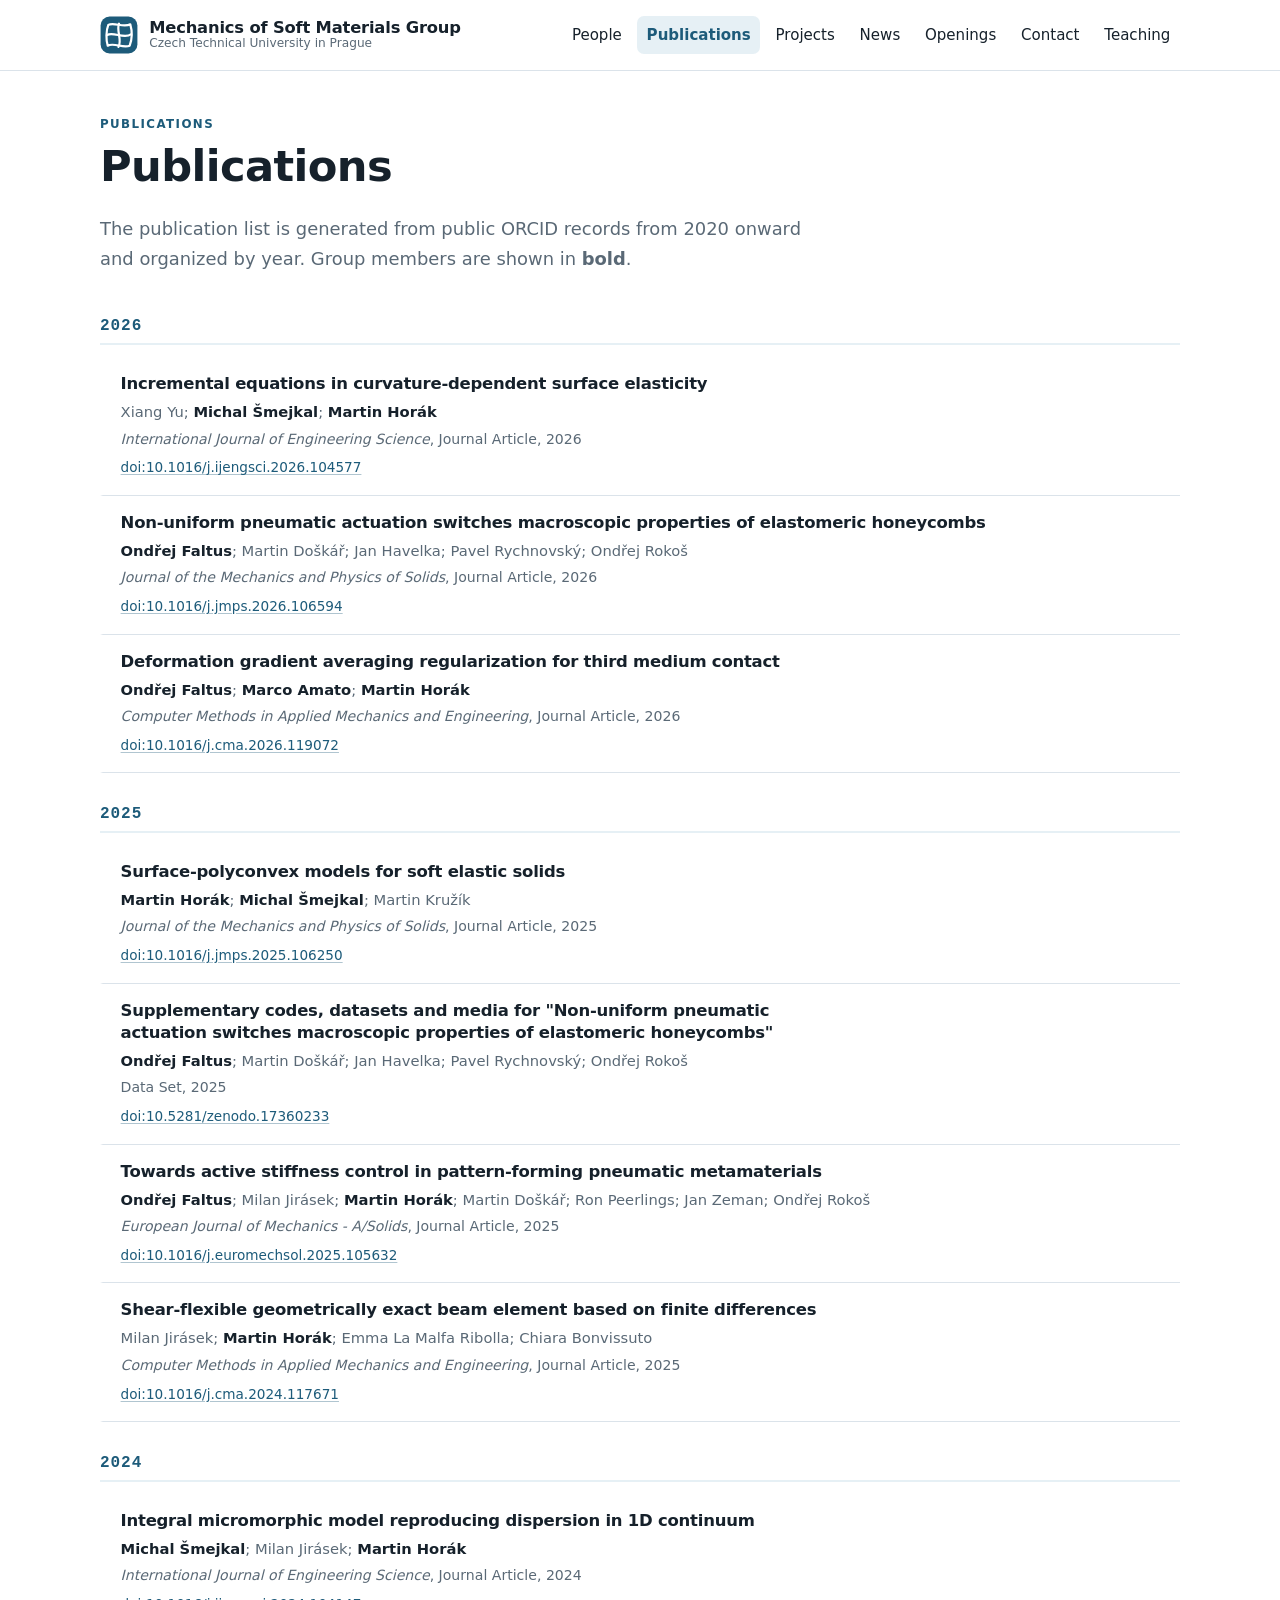
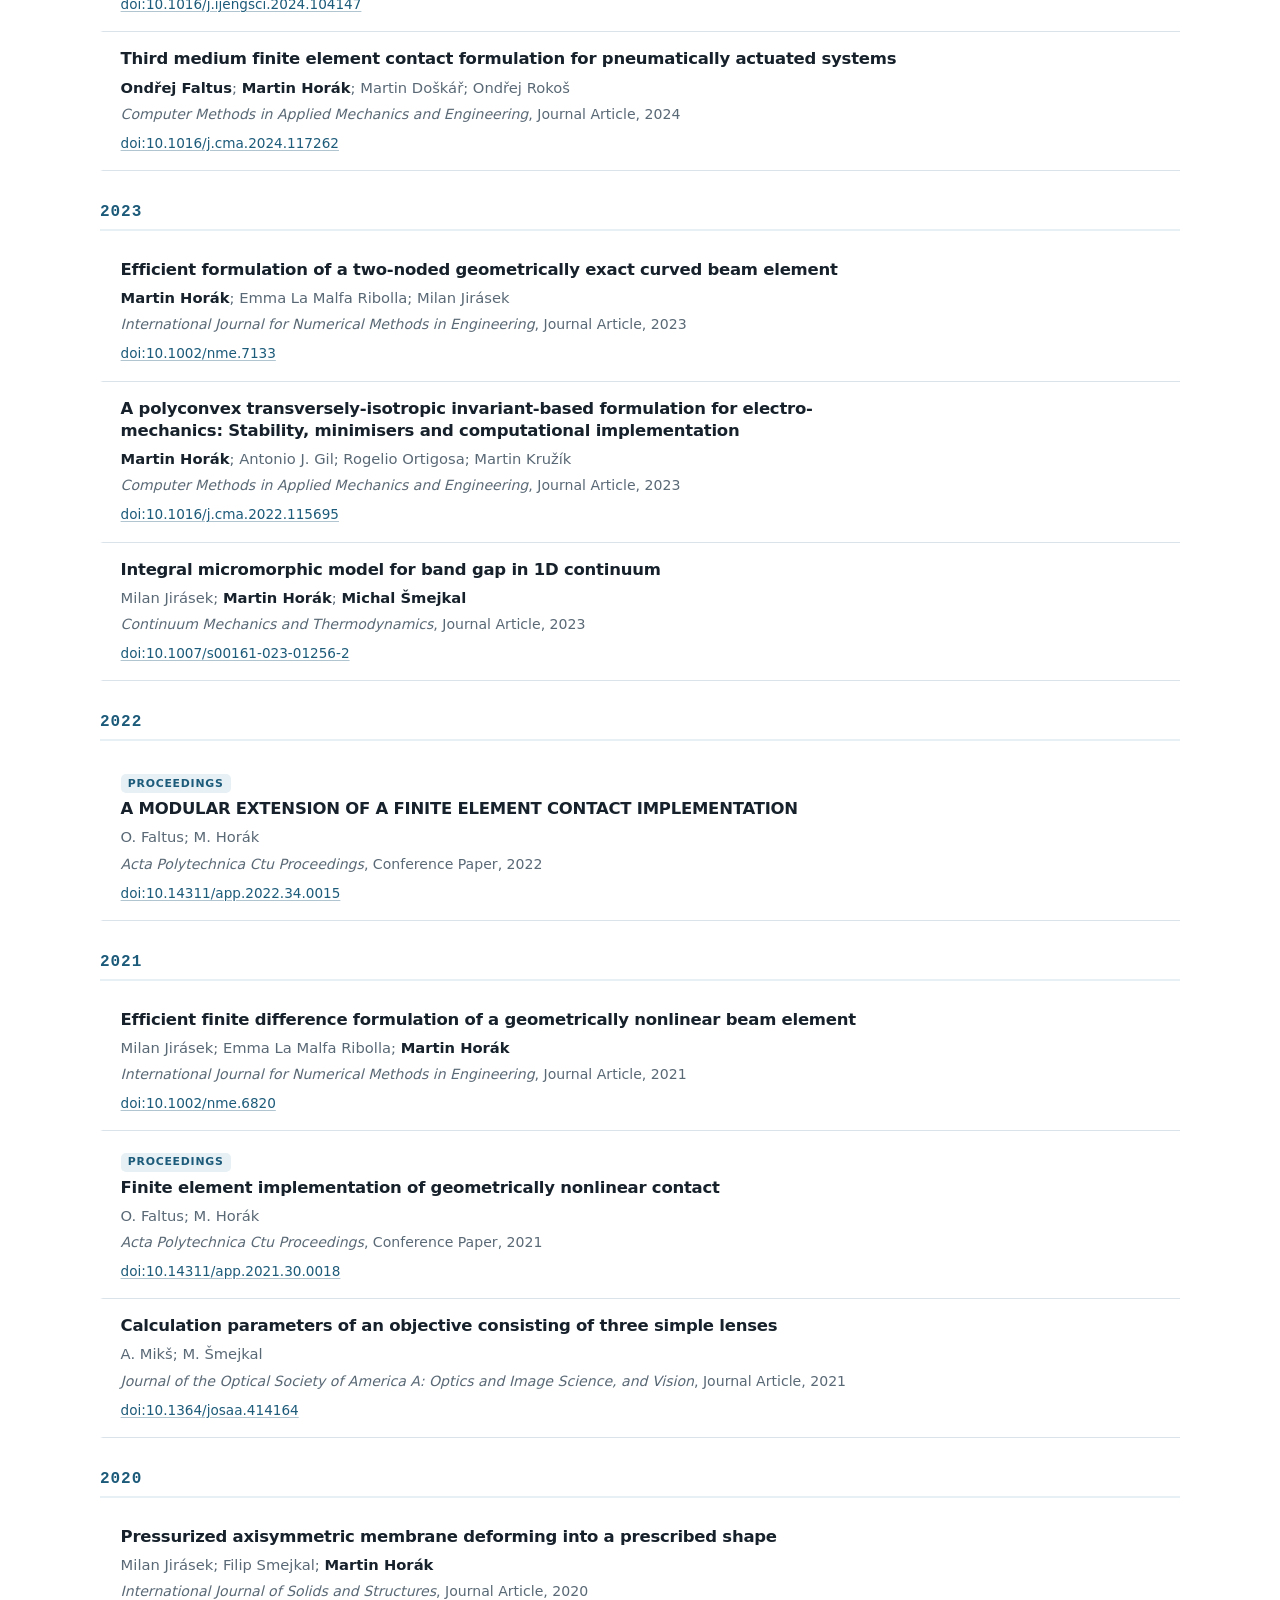
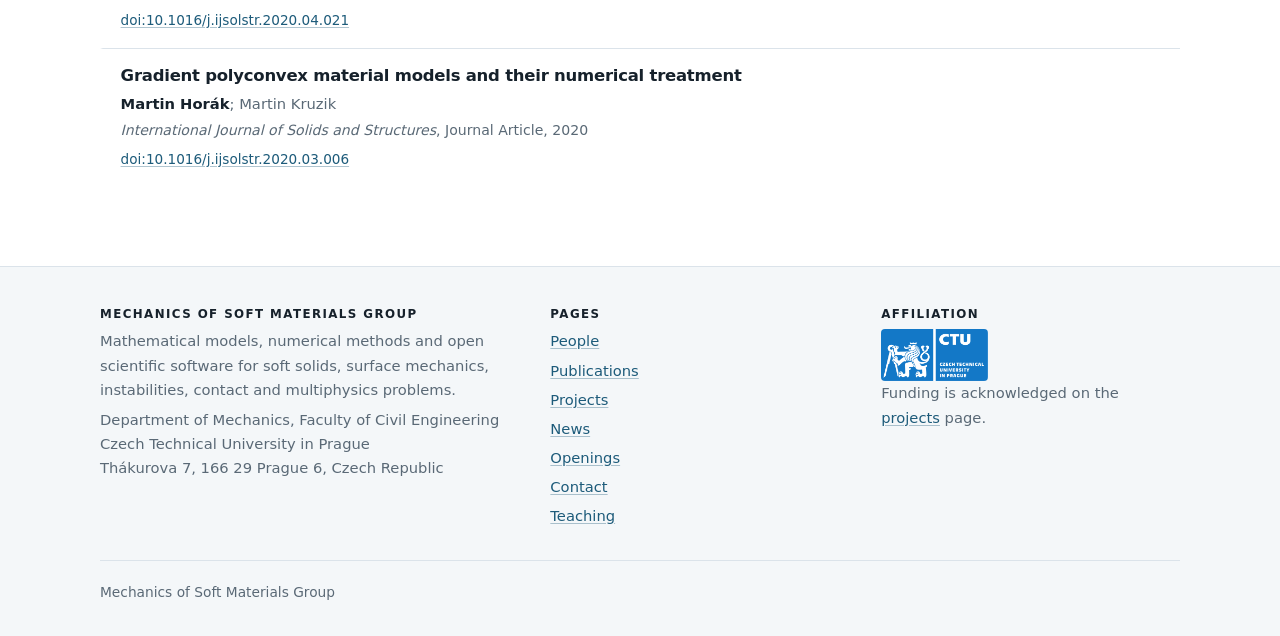
<file: publications.html>
<!doctype html>
<html lang="en">
<head>
  <meta charset="utf-8" />
  <meta name="viewport" content="width=device-width, initial-scale=1" />
  <title>Mechanics of Soft Materials Group | Publications</title>
  <link rel="icon" type="image/svg+xml" href="figs/msm-logo.svg" />
  <link rel="stylesheet" href="styles.css?v=85aa1ab5" />
</head>
<body>
  <header class="site-header">
    <div class="container header-inner">
      <a class="brand" href="index.html">
        <img class="brand-mark" src="figs/msm-logo.svg" alt="" width="38" height="38" />
        <span class="brand-text">
          <span class="brand-name">Mechanics of Soft Materials Group</span>
          <span class="brand-sub">Czech Technical University in Prague</span>
        </span>
      </a>
      <button class="nav-toggle" aria-label="Toggle navigation" aria-expanded="false">&#9776;</button>
      <nav class="site-nav" aria-label="Main navigation">
        <a href="people.html">People</a>
        <a href="publications.html" class="active">Publications</a>
        <a href="projects.html">Projects</a>
        <a href="news.html">News</a>
        <a href="openings.html">Openings</a>
        <a href="contact.html">Contact</a>
        <a href="https://mech.fsv.cvut.cz/~mhorak/vyuka/">Teaching</a>
      </nav>
    </div>
  </header>

  <main class="container page-layout">
    <section class="page-opening">
      <p class="eyebrow">Publications</p>
      <h1>Publications</h1>
      <p class="lead">
        The publication list is generated from public ORCID records from 2020 onward and organized by year. Group members are shown in <strong>bold</strong>.
      </p>
    </section>

    <section class="publication-list" aria-label="Publication list">
      <h2 class="pub-year">2026</h2>
      <article class="publication-item">
        <h3>Incremental equations in curvature-dependent surface elasticity</h3>
        <p class="pub-authors">Xiang Yu; <strong>Michal Šmejkal</strong>; <strong>Martin Horák</strong></p>
        <p class="pub-meta"><em>International Journal of Engineering Science</em>, Journal Article, 2026</p>
        <p class="pub-links"><a href="https://doi.org/10.1016/j.ijengsci.2026.104577">doi:10.1016/j.ijengsci.2026.104577</a></p>
      </article>
      <article class="publication-item">
        <h3>Non-uniform pneumatic actuation switches macroscopic properties of elastomeric honeycombs</h3>
        <p class="pub-authors"><strong>Ondřej Faltus</strong>; Martin Doškář; Jan Havelka; Pavel Rychnovský; Ondřej Rokoš</p>
        <p class="pub-meta"><em>Journal of the Mechanics and Physics of Solids</em>, Journal Article, 2026</p>
        <p class="pub-links"><a href="https://doi.org/10.1016/j.jmps.2026.106594">doi:10.1016/j.jmps.2026.106594</a></p>
      </article>
      <article class="publication-item">
        <h3>Deformation gradient averaging regularization for third medium contact</h3>
        <p class="pub-authors"><strong>Ondřej Faltus</strong>; <strong>Marco Amato</strong>; <strong>Martin Horák</strong></p>
        <p class="pub-meta"><em>Computer Methods in Applied Mechanics and Engineering</em>, Journal Article, 2026</p>
        <p class="pub-links"><a href="https://doi.org/10.1016/j.cma.2026.119072">doi:10.1016/j.cma.2026.119072</a></p>
      </article>
      <h2 class="pub-year">2025</h2>
      <article class="publication-item">
        <h3>Surface-polyconvex models for soft elastic solids</h3>
        <p class="pub-authors"><strong>Martin Horák</strong>; <strong>Michal Šmejkal</strong>; Martin Kružík</p>
        <p class="pub-meta"><em>Journal of the Mechanics and Physics of Solids</em>, Journal Article, 2025</p>
        <p class="pub-links"><a href="https://doi.org/10.1016/j.jmps.2025.106250">doi:10.1016/j.jmps.2025.106250</a></p>
      </article>
      <article class="publication-item">
        <h3>Supplementary codes, datasets and media for &quot;Non-uniform pneumatic actuation switches macroscopic properties of elastomeric honeycombs&quot;</h3>
        <p class="pub-authors"><strong>Ondřej Faltus</strong>; Martin Doškář; Jan Havelka; Pavel Rychnovský; Ondřej Rokoš</p>
        <p class="pub-meta">Data Set, 2025</p>
        <p class="pub-links"><a href="https://doi.org/10.5281/ZENODO.17360233">doi:10.5281/zenodo.17360233</a></p>
      </article>
      <article class="publication-item">
        <h3>Towards active stiffness control in pattern-forming pneumatic metamaterials</h3>
        <p class="pub-authors"><strong>Ondřej Faltus</strong>; Milan Jirásek; <strong>Martin Horák</strong>; Martin Doškář; Ron Peerlings; Jan Zeman; Ondřej Rokoš</p>
        <p class="pub-meta"><em>European Journal of Mechanics - A/Solids</em>, Journal Article, 2025</p>
        <p class="pub-links"><a href="https://doi.org/10.1016/j.euromechsol.2025.105632">doi:10.1016/j.euromechsol.2025.105632</a></p>
      </article>
      <article class="publication-item">
        <h3>Shear-flexible geometrically exact beam element based on finite differences</h3>
        <p class="pub-authors">Milan Jirásek; <strong>Martin Horák</strong>; Emma La Malfa Ribolla; Chiara Bonvissuto</p>
        <p class="pub-meta"><em>Computer Methods in Applied Mechanics and Engineering</em>, Journal Article, 2025</p>
        <p class="pub-links"><a href="https://doi.org/10.1016/j.cma.2024.117671">doi:10.1016/j.cma.2024.117671</a></p>
      </article>
      <h2 class="pub-year">2024</h2>
      <article class="publication-item">
        <h3>Integral micromorphic model reproducing dispersion in 1D continuum</h3>
        <p class="pub-authors"><strong>Michal Šmejkal</strong>; Milan Jirásek; <strong>Martin Horák</strong></p>
        <p class="pub-meta"><em>International Journal of Engineering Science</em>, Journal Article, 2024</p>
        <p class="pub-links"><a href="https://doi.org/10.1016/j.ijengsci.2024.104147">doi:10.1016/j.ijengsci.2024.104147</a></p>
      </article>
      <article class="publication-item">
        <h3>Third medium finite element contact formulation for pneumatically actuated systems</h3>
        <p class="pub-authors"><strong>Ondřej Faltus</strong>; <strong>Martin Horák</strong>; Martin Doškář; Ondřej Rokoš</p>
        <p class="pub-meta"><em>Computer Methods in Applied Mechanics and Engineering</em>, Journal Article, 2024</p>
        <p class="pub-links"><a href="https://doi.org/10.1016/j.cma.2024.117262">doi:10.1016/j.cma.2024.117262</a></p>
      </article>
      <h2 class="pub-year">2023</h2>
      <article class="publication-item">
        <h3>Efficient formulation of a two‐noded geometrically exact curved beam element</h3>
        <p class="pub-authors"><strong>Martin Horák</strong>; Emma La Malfa Ribolla; Milan Jirásek</p>
        <p class="pub-meta"><em>International Journal for Numerical Methods in Engineering</em>, Journal Article, 2023</p>
        <p class="pub-links"><a href="https://doi.org/10.1002/nme.7133">doi:10.1002/nme.7133</a></p>
      </article>
      <article class="publication-item">
        <h3>A polyconvex transversely-isotropic invariant-based formulation for electro-mechanics: Stability, minimisers and computational implementation</h3>
        <p class="pub-authors"><strong>Martin Horák</strong>; Antonio J. Gil; Rogelio Ortigosa; Martin Kružík</p>
        <p class="pub-meta"><em>Computer Methods in Applied Mechanics and Engineering</em>, Journal Article, 2023</p>
        <p class="pub-links"><a href="https://doi.org/10.1016/j.cma.2022.115695">doi:10.1016/j.cma.2022.115695</a></p>
      </article>
      <article class="publication-item">
        <h3>Integral micromorphic model for band gap in 1D continuum</h3>
        <p class="pub-authors">Milan Jirásek; <strong>Martin Horák</strong>; <strong>Michal Šmejkal</strong></p>
        <p class="pub-meta"><em>Continuum Mechanics and Thermodynamics</em>, Journal Article, 2023</p>
        <p class="pub-links"><a href="https://doi.org/10.1007/S00161-023-01256-2">doi:10.1007/s00161-023-01256-2</a></p>
      </article>
      <h2 class="pub-year">2022</h2>
      <article class="publication-item proceedings">
        <h3>A MODULAR EXTENSION OF A FINITE ELEMENT CONTACT IMPLEMENTATION</h3>
        <p class="pub-authors">O. Faltus; M. Horák</p>
        <p class="pub-meta"><em>Acta Polytechnica Ctu Proceedings</em>, Conference Paper, 2022</p>
        <p class="pub-links"><a href="https://doi.org/10.14311/app.2022.34.0015">doi:10.14311/app.2022.34.0015</a></p>
      </article>
      <h2 class="pub-year">2021</h2>
      <article class="publication-item">
        <h3>Efficient finite difference formulation of a geometrically nonlinear beam element</h3>
        <p class="pub-authors">Milan Jirásek; Emma La Malfa Ribolla; <strong>Martin Horák</strong></p>
        <p class="pub-meta"><em>International Journal for Numerical Methods in Engineering</em>, Journal Article, 2021</p>
        <p class="pub-links"><a href="https://doi.org/10.1002/nme.6820">doi:10.1002/nme.6820</a></p>
      </article>
      <article class="publication-item proceedings">
        <h3>Finite element implementation of geometrically nonlinear contact</h3>
        <p class="pub-authors">O. Faltus; M. Horák</p>
        <p class="pub-meta"><em>Acta Polytechnica Ctu Proceedings</em>, Conference Paper, 2021</p>
        <p class="pub-links"><a href="https://doi.org/10.14311/app.2021.30.0018">doi:10.14311/app.2021.30.0018</a></p>
      </article>
      <article class="publication-item">
        <h3>Calculation parameters of an objective consisting of three simple lenses</h3>
        <p class="pub-authors">A. Mikš; M. Šmejkal</p>
        <p class="pub-meta"><em>Journal of the Optical Society of America A: Optics and Image Science, and Vision</em>, Journal Article, 2021</p>
        <p class="pub-links"><a href="https://doi.org/10.1364/josaa.414164">doi:10.1364/josaa.414164</a></p>
      </article>
      <h2 class="pub-year">2020</h2>
      <article class="publication-item">
        <h3>Pressurized axisymmetric membrane deforming into a prescribed shape</h3>
        <p class="pub-authors">Milan Jirásek; Filip Smejkal; <strong>Martin Horák</strong></p>
        <p class="pub-meta"><em>International Journal of Solids and Structures</em>, Journal Article, 2020</p>
        <p class="pub-links"><a href="https://doi.org/10.1016/J.IJSOLSTR.2020.04.021">doi:10.1016/j.ijsolstr.2020.04.021</a></p>
      </article>
      <article class="publication-item">
        <h3>Gradient polyconvex material models and their numerical treatment</h3>
        <p class="pub-authors"><strong>Martin Horák</strong>; Martin Kruzik</p>
        <p class="pub-meta"><em>International Journal of Solids and Structures</em>, Journal Article, 2020</p>
        <p class="pub-links"><a href="https://doi.org/10.1016/J.IJSOLSTR.2020.03.006">doi:10.1016/j.ijsolstr.2020.03.006</a></p>
      </article>
    </section>
  </main>

  <footer class="site-footer">
    <div class="container">
      <div class="footer-grid">
        <div>
          <h3>Mechanics of Soft Materials Group</h3>
          <p>
            Mathematical models, numerical methods and open scientific software for soft
            solids, surface mechanics, instabilities, contact and multiphysics problems.
          </p>
          <p>
            Department of Mechanics, Faculty of Civil Engineering<br />
            Czech Technical University in Prague<br />
            Th&aacute;kurova 7, 166 29 Prague 6, Czech Republic
          </p>
        </div>
        <div>
          <h3>Pages</h3>
          <ul class="footer-links">
            <li><a href="people.html">People</a></li>
            <li><a href="publications.html">Publications</a></li>
            <li><a href="projects.html">Projects</a></li>
            <li><a href="news.html">News</a></li>
            <li><a href="openings.html">Openings</a></li>
            <li><a href="contact.html">Contact</a></li>
            <li><a href="https://mech.fsv.cvut.cz/~mhorak/vyuka/">Teaching</a></li>
          </ul>
        </div>
        <div>
          <h3>Affiliation</h3>
          <div class="footer-logos">
            <a href="https://www.cvut.cz/en"><img src="figs/ctu-logo.png" alt="Czech Technical University in Prague" loading="lazy" /></a>
          </div>
          <p>
            Funding is acknowledged on the
            <a href="projects.html">projects</a> page.
          </p>
        </div>
      </div>
      <div class="footer-bottom">
        Mechanics of Soft Materials Group
      </div>
    </div>
  </footer>

  <script src="script.js?v=f1d302da"></script>
</body>
</html>
</file>
<file: styles.css>
/* ==========================================================================
   Mechanics of Soft Materials Group
   One stylesheet, one definition per rule. Tokens first, then base, then
   layout, then components in the order they appear in the page shell.
   ========================================================================== */

:root {
  /* palette */
  --page-bg:    #ffffff;
  --surface:    #ffffff;
  --soft-bg:    #f4f7f9;
  --text:       #16212b;
  --muted:      #5a6976;
  --line:       #dbe3ea;
  --accent:     #1d5b7a;
  --accent-ink: #14435c;
  --accent-soft:#e6f0f5;
  --on-accent:  #ffffff;   /* text on an --accent fill */
  --shadow:     0 1px 2px rgba(16, 33, 43, .05), 0 8px 24px -18px rgba(16, 33, 43, .28);

  /* type */
  --font: system-ui, -apple-system, BlinkMacSystemFont, "Segoe UI", Roboto, sans-serif;
  --mono: ui-monospace, SFMono-Regular, "SF Mono", Menlo, Consolas, monospace;

  /* metrics */
  --container: 1080px;
  --radius: 12px;
  --radius-sm: 8px;

  color-scheme: light dark;

}

@media (prefers-color-scheme: dark) {
  :root {
    --page-bg:    #10171d;
    --surface:    #161f27;
    --soft-bg:    #131c23;
    --text:       #e8eef3;
    --muted:      #9aacba;
    --line:       #26333d;
    --accent:     #6cb6d6;
    --accent-ink: #9ed2ea;
    --accent-soft:#172934;
    --on-accent:  #10171d;   /* the dark accent is light: white on it is ~2:1 */
    --shadow:     0 1px 2px rgba(0, 0, 0, .4);
  }
}

*, *::before, *::after { box-sizing: border-box; }

html { scroll-behavior: smooth; }

body {
  margin: 0;
  font-family: var(--font);
  font-size: 1rem;
  line-height: 1.65;
  color: var(--text);
  background: var(--page-bg);
  -webkit-font-smoothing: antialiased;
}

img { max-width: 100%; }

/* ------------------------------- typography ------------------------------ */

h1, h2, h3, h4 {
  margin: 0 0 .5em;
  line-height: 1.2;
  font-weight: 700;
  letter-spacing: -.014em;
  text-wrap: balance;
}

h1 { font-size: clamp(1.9rem, 1.3rem + 2vw, 2.7rem); }
h2 { font-size: clamp(1.35rem, 1.1rem + .8vw, 1.7rem); }
h3 { font-size: 1.08rem; }

p { margin: 0 0 1rem; }
p:last-child { margin-bottom: 0; }

a {
  color: var(--accent);
  text-decoration-color: color-mix(in srgb, currentColor 35%, transparent);
  text-underline-offset: .16em;
}
a:hover { text-decoration-color: currentColor; }

:focus-visible {
  outline: 2px solid var(--accent);
  outline-offset: 2px;
  border-radius: 3px;
}

.eyebrow {
  margin-bottom: .4rem;
  font-size: .74rem;
  font-weight: 700;
  letter-spacing: .12em;
  text-transform: uppercase;
  color: var(--accent);
}

.lead {
  max-width: 62ch;
  font-size: 1.12rem;
  color: var(--muted);
}

.text-link {
  font-size: .9rem;
  font-weight: 600;
  text-decoration: none;
  white-space: nowrap;
}
.text-link::after { content: " \2192"; opacity: .55; }
.text-link:hover { text-decoration: underline; }

/* --------------------------------- layout -------------------------------- */

.container {
  width: min(100% - 2.5rem, var(--container));
  margin-inline: auto;
}

.page-layout { padding: 2.75rem 0 4rem; }

.page-opening {
  max-width: 70ch;
  margin-bottom: 2.75rem;
}

.content-section { padding: 2.75rem 0; }
.content-section:last-child { padding-bottom: 4rem; }
.content-section.flush { padding-top: 0; }

.section-heading-row {
  display: flex;
  align-items: baseline;
  justify-content: space-between;
  gap: 1rem;
  margin-bottom: 1.25rem;
  padding-bottom: .6rem;
  border-bottom: 1px solid var(--line);
}
.section-heading-row h2 { margin: 0; }

/* --------------------------------- header -------------------------------- */

.site-header {
  position: sticky;
  top: 0;
  z-index: 20;
  background: color-mix(in srgb, var(--page-bg) 88%, transparent);
  backdrop-filter: blur(10px);
  border-bottom: 1px solid var(--line);
}

.header-inner {
  min-height: 70px;
  display: flex;
  align-items: center;
  justify-content: space-between;
  gap: 1.5rem;
}

.brand {
  display: inline-flex;
  align-items: center;
  gap: .7rem;
  min-width: 0;
  color: var(--text);
  text-decoration: none;
}

.brand-mark {
  flex: 0 0 auto;
  display: block;
  width: 38px;
  height: 38px;
  border-radius: 9px;
}

.brand-text {
  display: flex;
  flex-direction: column;
  min-width: 0;
  line-height: 1.15;
}
.brand-name {
  font-size: 1.02rem;
  font-weight: 700;
  letter-spacing: -.01em;
}
.brand-sub {
  font-size: .76rem;
  font-weight: 500;
  color: var(--muted);
}

.site-nav {
  display: flex;
  align-items: center;
  gap: .35rem;
}
.site-nav a {
  padding: .4rem .6rem;
  border-radius: 7px;
  color: var(--text);
  font-size: .94rem;
  font-weight: 500;
  text-decoration: none;
}
.site-nav a:hover { background: var(--soft-bg); color: var(--accent); }
.site-nav a.active { color: var(--accent); background: var(--accent-soft); font-weight: 600; }

.nav-toggle {
  display: none;
  border: 1px solid var(--line);
  border-radius: var(--radius-sm);
  background: var(--surface);
  color: var(--text);
  padding: .3rem .6rem;
  font-size: 1.2rem;
  cursor: pointer;
}

/* ---------------------------------- hero --------------------------------- */

.hero {
  position: relative;
  overflow: hidden;
  border-bottom: 1px solid var(--line);
  background:
    radial-gradient(120% 140% at 88% -20%, var(--accent-soft) 0%, transparent 58%),
    var(--soft-bg);
}

.hero .container { width: min(100% - 2.5rem, 1340px); }

.hero-inner {
  display: grid;
  grid-template-columns: minmax(0, 1fr) minmax(320px, 780px);
  gap: 2.25rem;
  align-items: center;
  padding: 3.5rem 0 3.5rem;
}
.hero-text { max-width: 40ch; }
.hero-figure { --band-h: 480px; width: 100%; }

.hero h1 { margin-bottom: .75rem; }

.hero-lead {
  max-width: 54ch;
  margin-bottom: 1rem;
  font-size: 1.14rem;
  color: var(--muted);
}

.hero-affil {
  margin-bottom: 1.75rem;
  font-size: .92rem;
  color: var(--muted);
}
.hero-affil strong { color: var(--text); font-weight: 600; }

.hero-actions {
  display: flex;
  flex-wrap: wrap;
  gap: .5rem;
  margin: 0;
}

/* -------------------------------- carousel ------------------------------- */

.carousel { position: relative; }

.carousel-viewport {
  overflow: hidden;
  background: var(--surface);
  border: 1px solid var(--line);
  border-radius: var(--radius);
  box-shadow: var(--shadow);
}

.carousel-track {
  display: grid;          /* every slide shares one cell, so no layout shift */
  margin: 0;
  padding: 0;
  list-style: none;
}

.carousel-slide {
  grid-area: 1 / 1;
  opacity: 0;
  visibility: hidden;
  transition: opacity .45s ease;
}
.carousel-slide.is-active { opacity: 1; visibility: visible; }

.carousel-slide figure { margin: 0; }

.carousel-media {
  position: relative;
  height: var(--band-h, 320px);
  background: var(--page-bg);
}

/* Transparent artwork whose embedded dark labels need a light canvas. */
.carousel-media-light { background: #fff; }

.carousel-slide img,
.carousel-slide video {
  position: absolute;
  top: .6rem;
  left: .6rem;
  display: block;
  width: calc(100% - 1.2rem);
  height: calc(100% - 1.2rem);
  object-fit: contain;    /* letterboxed in the frame, never cropped */
  border-radius: 4px;
}

/* A video slide gets a small corner badge so it reads as playable. */
.carousel-slide figure { position: relative; }
.carousel-slide.has-video .carousel-media::after {
  content: "\25B6";
  position: absolute;
  right: .6rem;
  bottom: .6rem;
  display: grid;
  place-items: center;
  width: 1.5rem;
  height: 1.5rem;
  border-radius: 50%;
  background: color-mix(in srgb, var(--surface) 85%, transparent);
  color: var(--accent);
  font-size: .6rem;
  pointer-events: none;
}
.carousel-slide.has-video.is-playing .carousel-media::after { content: none; }

.carousel-slide figcaption {
  padding: .7rem 1.1rem .8rem;
  border-top: 1px solid var(--line);
  font-size: .86rem;
  line-height: 1.4;
  color: var(--muted);
  text-align: center;
  text-wrap: balance;
}
.carousel-slide figcaption a {
  font-weight: 600;
  color: var(--accent);
  text-decoration: none;
}
.carousel-slide figcaption a:hover { text-decoration: underline; }
.carousel-slide figcaption a::after { content: " \2197"; opacity: .6; font-weight: 400; }

.figcaption-meta {
  display: block;
  margin-top: .2rem;
  font-size: .8rem;
  color: var(--muted);
}

.carousel-arrow {
  position: absolute;
  top: calc(50% - 2.2rem);
  display: grid;
  place-items: center;
  width: 2rem;
  height: 2rem;
  padding: 0;
  border: 1px solid var(--line);
  border-radius: 50%;
  background: color-mix(in srgb, var(--surface) 88%, transparent);
  color: var(--text);
  font-size: 1.15rem;
  line-height: 1;
  cursor: pointer;
  transition: background-color .15s, color .15s;
}
.carousel-arrow:hover { background: var(--accent); border-color: var(--accent); color: var(--on-accent); }
.carousel-arrow.prev { left: .55rem; }
.carousel-arrow.next { right: .55rem; }

.carousel-dots {
  display: flex;
  justify-content: center;
  gap: .4rem;
  margin-top: .75rem;
}
.carousel-dots button {
  width: .5rem;
  height: .5rem;
  padding: 0;
  border: 0;
  border-radius: 50%;
  background: var(--line);
  cursor: pointer;
  transition: background-color .15s, transform .15s;
}
.carousel-dots button[aria-selected="true"] { background: var(--accent); transform: scale(1.25); }

/* A single slide needs no navigation. */
.carousel.is-single .carousel-arrow,
.carousel.is-single .carousel-dots { display: none; }

.btn {
  display: inline-block;
  padding: .55rem .95rem;
  border: 1px solid var(--accent);
  border-radius: 999px;
  font-size: .9rem;
  font-weight: 600;
  text-decoration: none;
  color: var(--accent);
  background: var(--surface);
  transition: background-color .15s, color .15s, border-color .15s;
}
.btn:hover { background: var(--accent-soft); }
.btn-primary { background: var(--accent); border-color: var(--accent); color: var(--on-accent); }
.btn-primary:hover { background: var(--accent-ink); border-color: var(--accent-ink); }

/* --------------------------------- cards --------------------------------- */

.card-base {
  background: var(--surface);
  border: 1px solid var(--line);
  border-radius: var(--radius);
  box-shadow: var(--shadow);
}

/* ------------------------------ research topics -------------------------- */

.topic-grid {
  display: grid;
  grid-template-columns: repeat(auto-fit, minmax(250px, 1fr));
  gap: 1rem;
  margin-top: 1.75rem;
}

.topic {
  padding: 1.25rem 1.35rem;
  background: var(--surface);
  border: 1px solid var(--line);
  border-radius: var(--radius);
  box-shadow: var(--shadow);
}
.topic h3 { margin-bottom: .35rem; font-size: 1rem; color: var(--accent); }
.topic p { margin: 0; font-size: .93rem; color: var(--muted); }

/* ------------------------------ news previews ---------------------------- */

.list-preview { display: grid; gap: 0; }

.preview-item {
  padding: 1.1rem 0;
  border-bottom: 1px solid var(--line);
}
.preview-item:first-child { padding-top: 0; }
.preview-item:last-child { border-bottom: 0; }
.preview-item time,
.news-item time {
  display: block;
  margin-bottom: .2rem;
  font-family: var(--mono);
  font-size: .78rem;
  letter-spacing: .02em;
  color: var(--muted);
}
.preview-item h3 { margin-bottom: .3rem; }
.preview-item p { margin: 0; color: var(--muted); }

.news-list { display: grid; gap: 1rem; }

.news-item {
  padding: 1.4rem 1.5rem;
  background: var(--surface);
  border: 1px solid var(--line);
  border-radius: var(--radius);
  box-shadow: var(--shadow);
}
.news-item h2 { font-size: 1.2rem; margin-bottom: .4rem; }
.news-item p { margin: 0; color: var(--muted); }

/* ------------------------------ publications ----------------------------- */

.publication-list { display: grid; gap: 0; }

.pub-year {
  margin: 2rem 0 .75rem;
  padding-bottom: .4rem;
  border-bottom: 2px solid var(--accent-soft);
  font-family: var(--mono);
  font-size: 1rem;
  font-weight: 700;
  letter-spacing: .06em;
  color: var(--accent);
}
.pub-year:first-child { margin-top: 0; }

.publication-item {
  padding: 1rem 0 1rem 1.1rem;
  border-bottom: 1px solid var(--line);
  border-left: 3px solid transparent;
  transition: border-color .15s, background-color .15s;
}
.publication-item:last-child { border-bottom: 0; }
.publication-item:hover {
  border-left-color: var(--accent);
  background: color-mix(in srgb, var(--soft-bg) 60%, transparent);
}
.publication-item h3 { margin-bottom: .3rem; font-size: 1.03rem; line-height: 1.35; }
.publication-item h3 a { text-decoration: none; }
.publication-item h3 a:hover { text-decoration: underline; }

.pub-authors {
  margin: 0 0 .2rem;
  font-size: .92rem;
  color: var(--muted);
}
.pub-authors strong { color: var(--text); font-weight: 600; }

.pub-meta {
  margin: 0;
  font-size: .88rem;
  color: var(--muted);
}

.pub-links {
  margin: .35rem 0 0;
  font-size: .85rem;
  display: flex;
  flex-wrap: wrap;
  gap: .8rem;
}

.publication-list.compact .publication-item { padding-left: 0; border-left: 0; }
.publication-list.compact .publication-item:hover { background: none; }

/* Type markers, set once each. */
.publication-item.preprint::before,
.publication-item.proceedings::before {
  display: inline-block;
  margin-bottom: .3rem;
  padding: .04rem .45rem;
  border-radius: 5px;
  background: var(--accent-soft);
  color: var(--accent);
  font-size: .68rem;
  font-weight: 700;
  letter-spacing: .07em;
  text-transform: uppercase;
}
.publication-item.preprint::before { content: "Preprint"; }
.publication-item.proceedings::before { content: "Proceedings"; }

/* --------------------------------- people -------------------------------- */

.people-grid { display: grid; gap: 1.25rem; }

.person-card {
  display: grid;
  grid-template-columns: 168px minmax(0, 1fr);
  overflow: hidden;
  background: var(--surface);
  border: 1px solid var(--line);
  border-radius: var(--radius);
  box-shadow: var(--shadow);
  transition: background-color .18s, border-color .18s, box-shadow .18s;
}

/* Tint the whole card under the cursor. :focus-within covers tabbing to a
   link inside it. The group headings share the class but are not cards. */
.person-card:not(.person-section-card):hover,
.person-card:not(.person-section-card):focus-within {
  background: var(--accent-soft);
  border-color: var(--accent);
  box-shadow: 0 1px 2px rgba(16, 33, 43, .06), 0 12px 28px -20px rgba(16, 33, 43, .45);
}

.avatar {
  display: block;
  width: 100%;
  height: 100%;
  min-height: 168px;
  aspect-ratio: 1;
  object-fit: cover;
  object-position: center top;
  background: var(--soft-bg);
}

.person-body { padding: 1.4rem 1.6rem; }
.person-body .role {
  margin-bottom: .15rem;
  font-size: .72rem;
  font-weight: 700;
  letter-spacing: .12em;
  text-transform: uppercase;
  color: var(--accent);
}
.person-body h2 { font-size: 1.22rem; margin-bottom: .5rem; }
.person-body p { color: var(--muted); font-size: .96rem; }

.person-heading {
  display: flex;
  align-items: center;
  flex-wrap: wrap;
  gap: .5rem;
  margin-bottom: .55rem;
}
.person-heading h2 { margin: 0; }

.profile-links {
  display: inline-flex;
  align-items: center;
  gap: .32rem;
}
.profile-link {
  display: grid;
  place-items: center;
  width: 29px;
  height: 29px;
  border: 1px solid var(--line);
  border-radius: 7px;
  background: var(--page-bg);
  text-decoration: none;
  box-shadow: 0 1px 2px rgba(16, 33, 43, .06);
  transition: transform .16s, background-color .16s, border-color .16s;
}
.profile-link:hover {
  transform: translateY(-1px);
  background: var(--surface);
  border-color: var(--accent);
}
.profile-link img {
  display: block;
  width: 18px;
  height: 18px;
}

/* A row that only carries a group heading. */
.person-section-card {
  display: block;
  margin-top: 1.25rem;
  background: none;
  border: 0;
  border-bottom: 2px solid var(--accent-soft);
  border-radius: 0;
  box-shadow: none;
}
.person-section-card .person-body { padding: 0 0 .5rem; }
.person-section-card h2 {
  margin: 0;
  font-size: .82rem;
  font-weight: 700;
  letter-spacing: .12em;
  text-transform: uppercase;
  color: var(--accent);
}

/* -------------------------------- projects ------------------------------- */

.project-list { display: grid; gap: 1.25rem; }

.project-card {
  display: grid;
  grid-template-columns: 200px minmax(0, 1fr);
  gap: 0;
  overflow: hidden;
  background: var(--surface);
  border: 1px solid var(--line);
  border-radius: var(--radius);
  box-shadow: var(--shadow);
}

.project-image {
  display: grid;
  place-items: center;
  padding: 1.25rem;
  background: var(--soft-bg);
  border-right: 1px solid var(--line);
}
.project-image > * { max-width: 100%; }

.project-logo,
.msmt-logo,
.edf-logo {
  display: block;
  width: 100%;
  max-height: 116px;
  object-fit: contain;
}

.project-body { padding: 1.4rem 1.6rem; }
.project-body time {
  display: block;
  margin-bottom: .2rem;
  font-family: var(--mono);
  font-size: .8rem;
  color: var(--muted);
}
.project-body h3 { margin-bottom: .4rem; font-size: 1.18rem; }
.project-body p { color: var(--muted); font-size: .96rem; }

/* -------------------------------- openings ------------------------------- */

.openings-list { display: grid; gap: 1.25rem; }

.opening-card {
  padding: 1.6rem 1.75rem;
  background: var(--surface);
  border: 1px solid var(--line);
  border-left: 3px solid var(--accent);
  border-radius: var(--radius);
  box-shadow: var(--shadow);
}
.opening-card h2 { font-size: 1.24rem; margin-bottom: .6rem; }
.opening-card p { color: var(--muted); }
.opening-card p:first-of-type { color: var(--text); font-size: 1.03rem; }
.openings-apply { padding-top: 3.75rem; }

/* -------------------------------- contact -------------------------------- */

.contact-grid {
  display: grid;
  grid-template-columns: minmax(250px, .78fr) minmax(0, 1.5fr);
  gap: 1.25rem;
  align-items: start;
}

.contact-card,
.contact-simulation {
  overflow: hidden;
  background: var(--surface);
  border: 1px solid var(--line);
  border-radius: var(--radius);
  box-shadow: var(--shadow);
}

.contact-card { padding: 1.5rem 1.6rem; }
.contact-card h2 { margin-bottom: .35rem; }
.contact-card > p { color: var(--muted); }

.contact-details {
  display: grid;
  margin: 1.35rem 0 1.5rem;
}

.contact-details > div {
  padding: .8rem 0;
  border-top: 1px solid var(--line);
}
.contact-details > div:last-child { border-bottom: 1px solid var(--line); }

.contact-details dt {
  margin-bottom: .08rem;
  font-size: .7rem;
  font-weight: 700;
  letter-spacing: .1em;
  text-transform: uppercase;
  color: var(--muted);
}

.contact-details dd { margin: 0; }
.contact-address { font-style: normal; }

.contact-simulation { margin: 0; }
.contact-simulation-media {
  aspect-ratio: 16 / 9;
  background: #fff;
}
.contact-simulation video {
  display: block;
  width: 100%;
  height: 100%;
  object-fit: contain;
}

/* ------------------------------ placeholders ----------------------------- */

.placeholder-image {
  display: grid;
  place-items: center;
  min-height: 96px;
  padding: 1rem;
  background: var(--soft-bg);
  border: 1px dashed var(--line);
  border-radius: var(--radius-sm);
  color: var(--muted);
  font-size: .85rem;
}

/* --------------------------------- footer -------------------------------- */

.site-footer {
  margin-top: 1rem;
  padding: 2.5rem 0 2rem;
  background: var(--soft-bg);
  border-top: 1px solid var(--line);
  font-size: .92rem;
  color: var(--muted);
}

.footer-grid {
  display: grid;
  grid-template-columns: minmax(0, 1.4fr) minmax(0, 1fr) minmax(0, 1fr);
  gap: 2rem;
  align-items: start;
}
.footer-grid h3 {
  margin-bottom: .5rem;
  font-size: .74rem;
  font-weight: 700;
  letter-spacing: .12em;
  text-transform: uppercase;
  color: var(--text);
}
.footer-grid p { margin-bottom: .35rem; }

.footer-links { display: grid; gap: .3rem; margin: 0; padding: 0; list-style: none; }

.footer-logos {
  display: flex;
  flex-wrap: wrap;
  align-items: center;
  gap: 1.25rem;
  margin-top: .25rem;
}
.footer-logos img {
  height: 52px;
  width: auto;
  border-radius: 4px;
}
.footer-logos a { display: inline-flex; }

.footer-bottom {
  margin-top: 2rem;
  padding-top: 1.25rem;
  border-top: 1px solid var(--line);
  font-size: .86rem;
}

/* ------------------------------- responsive ------------------------------ */

/* Who leads the group, and how to reach them. Kept on the landing page and on
   the PI's card because eligibility checks (funders, programmes) are made from
   an address plus a URL, and the two have to be resolvable on the same page. */
.hero-pi {
  margin-top: .55rem;
  font-size: .95rem;
  color: var(--muted);
}
.hero-pi strong { color: var(--text); }


/* The brand and seven nav items need a ~980px viewport with system-ui;
   collapse with some slack so wider fonts do not wrap the brand name. */
@media (max-width: 1040px) {
  .nav-toggle { display: block; }
  .site-nav {
    position: absolute;
    inset: 70px 0 auto;
    display: none;
    flex-direction: column;
    align-items: stretch;
    gap: 0;
    padding: .5rem 1.25rem 1rem;
    background: var(--page-bg);
    border-bottom: 1px solid var(--line);
  }
  .site-nav.is-open { display: flex; }
  .site-nav a { padding: .6rem .5rem; border-radius: 0; }

  .brand-sub { display: none; }
}

@media (max-width: 900px) {
  /* Below this the two columns squeeze the text, so the figure goes underneath. */
  .hero-inner {
    grid-template-columns: 1fr;
    gap: 2rem;
    padding: 3rem 0 2.75rem;
  }
  .hero-figure { --band-h: 340px; max-width: 300px; }
  .footer-grid { grid-template-columns: 1fr 1fr; }
  .footer-grid > :first-child { grid-column: 1 / -1; }
  .contact-grid { grid-template-columns: 1fr; }
}

@media (max-width: 760px) {

  .person-card,
  .project-card { grid-template-columns: 1fr; }
  .avatar { aspect-ratio: 16 / 10; min-height: 0; }
  .project-image { border-right: 0; border-bottom: 1px solid var(--line); }
}

@media (max-width: 520px) {
  .footer-grid { grid-template-columns: 1fr; }
  .footer-grid > :first-child { grid-column: auto; }
  .section-heading-row { flex-direction: column; align-items: flex-start; gap: .25rem; }
}

@media (prefers-reduced-motion: reduce) {
  html { scroll-behavior: auto; }
  * { transition: none !important; }
}
</file>
